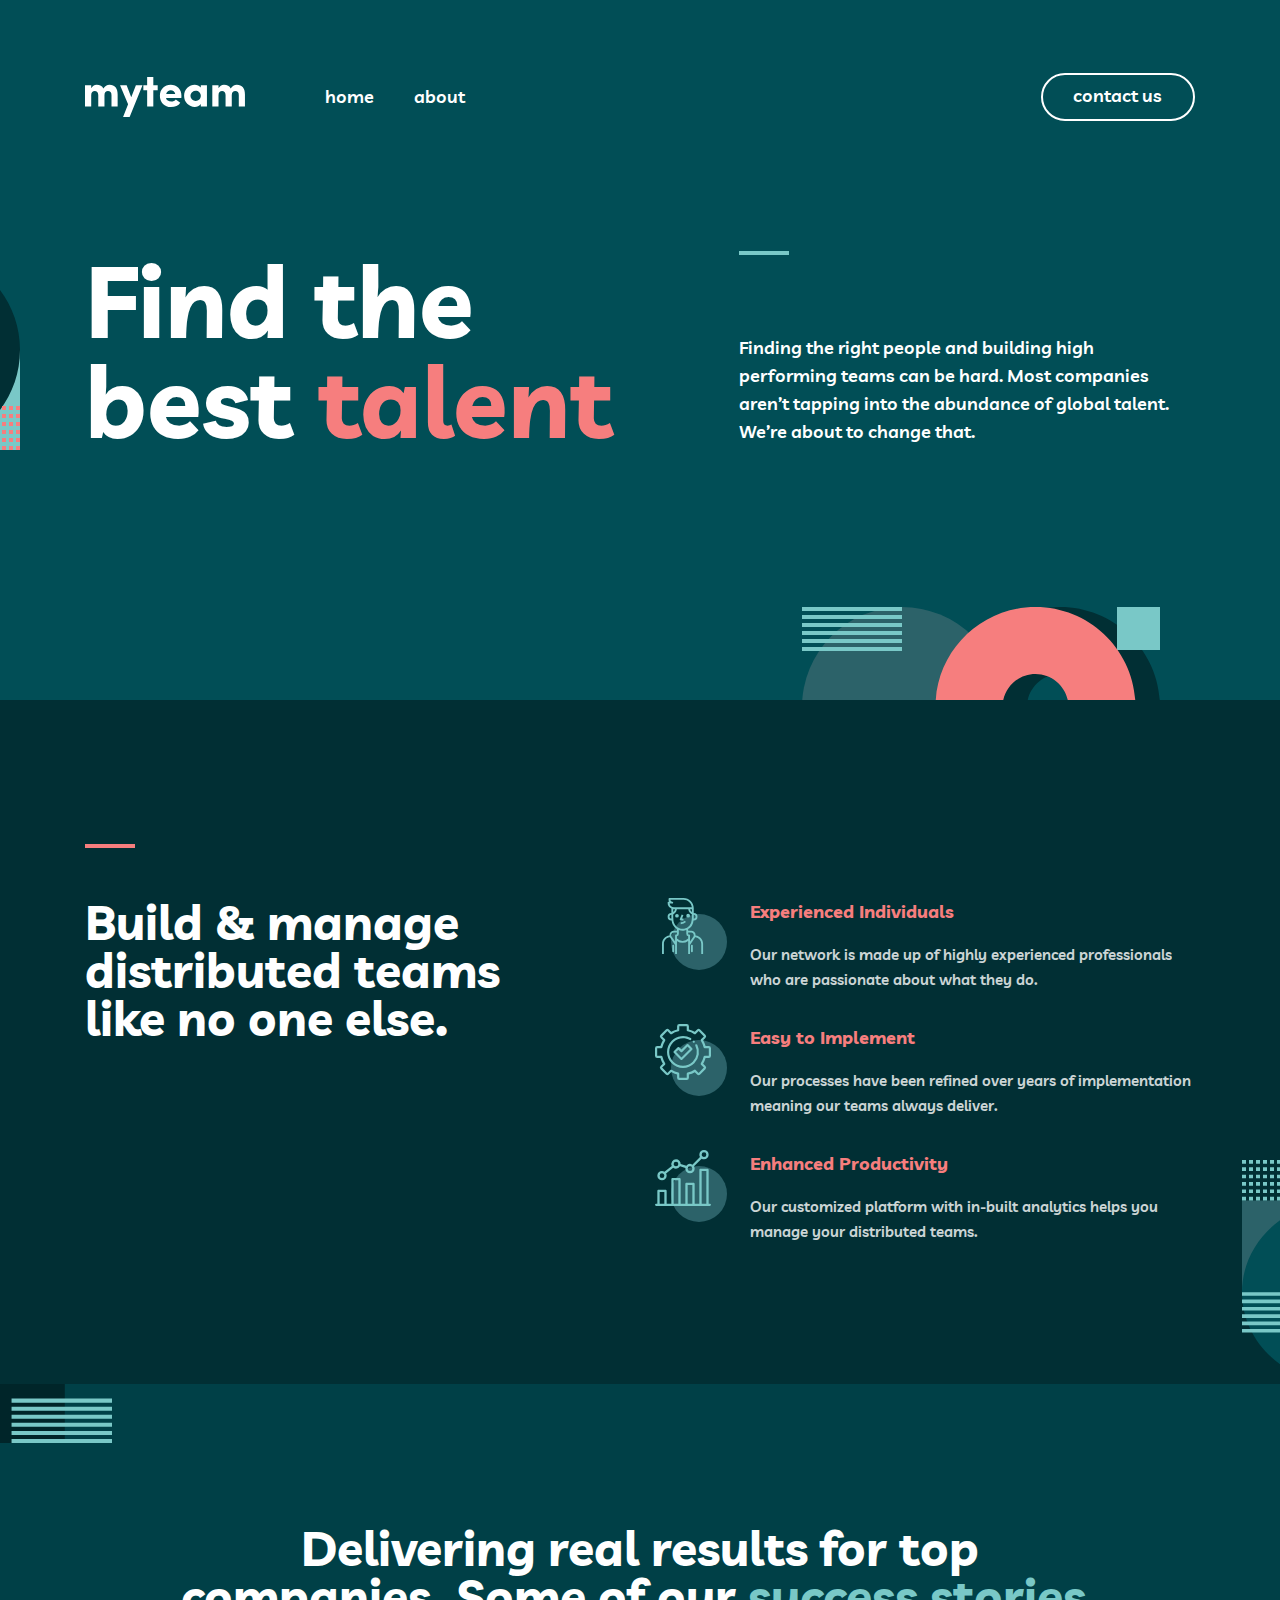
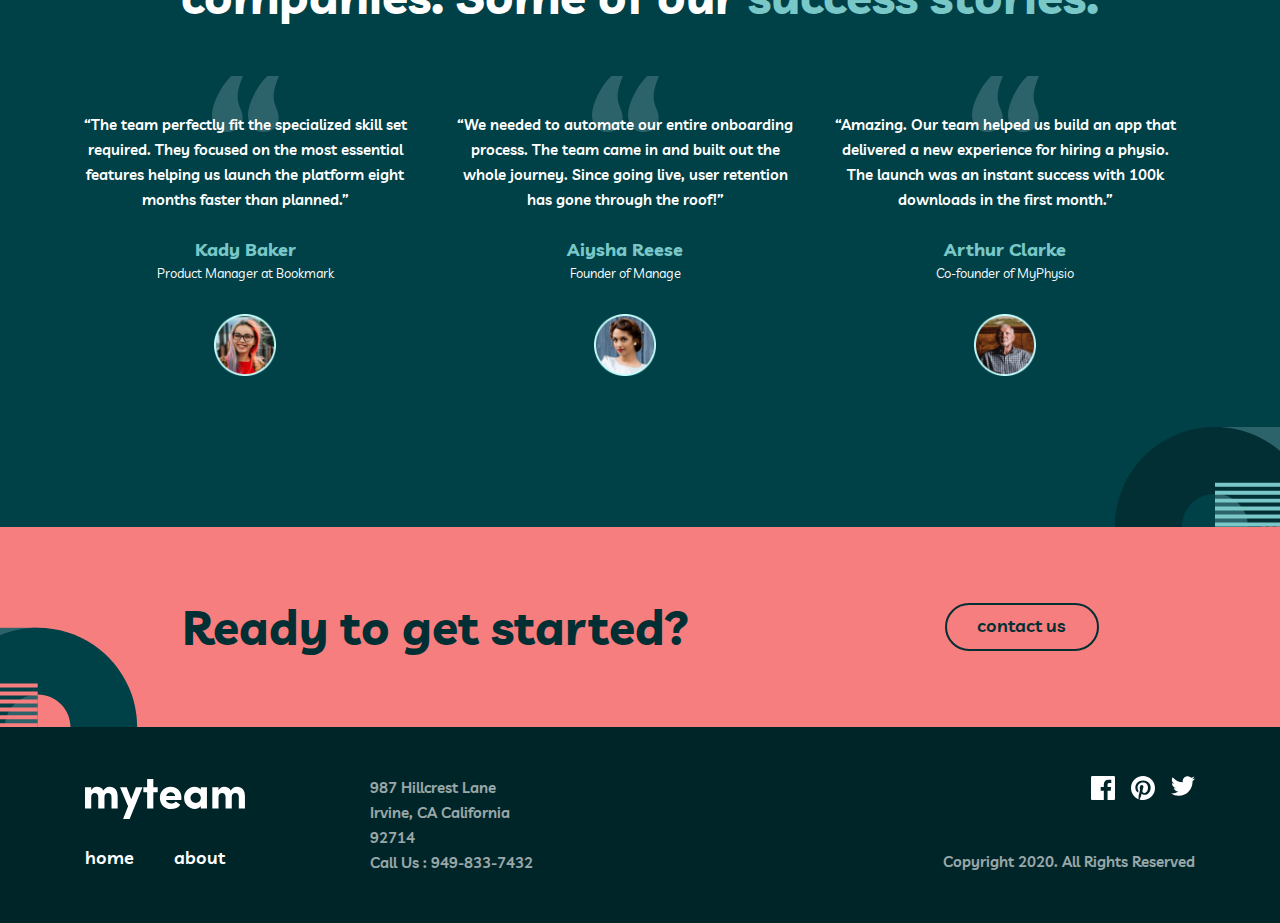
<file: index.html>
<!DOCTYPE html>
<html lang="en">
  <head>
    <meta charset="UTF-8" />
    <meta http-equiv="X-UA-Compatible" content="IE=edge" />
    <meta name="viewport" content="width=device-width, initial-scale=1.0" />
    <title>My Team</title>
    <link rel="stylesheet" href="./css/normalize.css" />
    <link rel="stylesheet" href="./css/mains.css" />
    <!-- <link rel="stylesheet" href="./css/main.min.css"> -->
  </head>
  <body>
    <!-- SITE HEADER START -->
    <header class="site-header">
      <div class="container">
        <div class="site-header__big-box">
          <a class="site-header__img-href" href="/index.html">
            <img
              class="site-header__img"
              src="/images/logo.svg"
              alt=" site logotip"
            />
          </a>

          <nav class="site-header__navbar">
            <ul class="site-header__list">
              <li class="site-header__itms">
                <a class="site-header__text" href="/index.html">home</a>
              </li>
              <li class="site-header__itms">
                <a class="site-header__text" href="./about.html">about</a>
              </li>
            </ul>
          </nav>
          <a class="contact" href="#">contact us</a>
        </div>
      </div>
    </header>
    <!-- SITE HEADER END -->

    <!-- SITE MAIN START -->
    <main class="site-main">
      <section class="hero">
        <div class="container">
          <div class="hero__big-box">
            <h1 class="hero__big-text">
              Find the best <span class="hero__color-text">talent</span>
            </h1>
          </div>
          <div class="hero__mini-text-box">
            <p class="hero__mini-text">
              Finding the right people and building high performing teams can be
              hard. Most companies aren’t tapping into the abundance of global
              talent. We’re about to change that.
            </p>
          </div>
        </div>
      </section>

      <!-- BUILD section start -->
      <section class="build">
        <div class="container">
          <div class="build__inner-box">
            <div class="build__title-box">
              <h2 class="build__title">
                Build & manage distributed teams like no one else.
              </h2>
            </div>

            <ul class="buid__list">
              <li class="build__item">
                <div class="build__info-box">
                  <h3 class="build__heading">Experienced Individuals</h3>

                  <p class="build__text">
                    Our network is made up of highly experienced professionals
                    who are passionate about what they do.
                  </p>
                </div>
              </li>

              <li class="build__item">
                <div class="build__info-box">
                  <h3 class="build__heading">Easy to Implement</h3>

                  <p class="build__text">
                    Our processes have been refined over years of implementation
                    meaning our teams always deliver.
                  </p>
                </div>
              </li>

              <li class="build__item">
                <div class="build__info-box">
                  <h3 class="build__heading">Enhanced Productivity</h3>

                  <p class="build__text">
                    Our customized platform with in-built analytics helps you
                    manage your distributed teams.
                  </p>
                </div>
              </li>
            </ul>
          </div>
        </div>
      </section>
      <!-- BUILD section end -->

      <section class="three">
        <div class="container">
          <div class="three__big-box">
            <h2 class="three__big-tex">
              Delivering real results for top companies. Some of our
              <span class="three__color">success stories.</span>
            </h2>
          </div>
          <ul class="three__list">
            <li class="three__itms">
              <p class="three__itms-text">
                “The team perfectly fit the specialized skill set required. They
                focused on the most essential features helping us launch the
                platform eight months faster than planned.”
              </p>
              <h3 class="three__itms-big-text">Kady Baker</h3>
              <div class="three__itms-mini-text-box">
                <small class="three__itms-mini-text"
                  >Product Manager at Bookmark</small
                >
              </div>
            </li>

            <li class="three__itms">
              <p class="three__itms-text">
                “We needed to automate our entire onboarding process. The team
                came in and built out the whole journey. Since going live, user
                retention has gone through the roof!”
              </p>
              <h3 class="three__itms-big-text">Aiysha Reese</h3>
              <div class="three__itms-mini-text-box">
                <small class="three__itms-mini-text">Founder of Manage</small>
              </div>
            </li>

            <li class="three__itms">
              <p class="three__itms-text">
                “Amazing. Our team helped us build an app that delivered a new
                experience for hiring a physio. The launch was an instant
                success with 100k downloads in the first month.”
              </p>
              <h3 class="three__itms-big-text">Arthur Clarke</h3>
              <div class="three__itms-mini-text-box">
                <small class="three__itms-mini-text"
                  >Co-founder of MyPhysio</small
                >
              </div>
            </li>
          </ul>
        </div>
      </section>

      <!-- READY section start -->
      <section class="ready">
        <div class="container">
          <div class="ready__box">
            <h2 class="ready__title">Ready to get started?</h2>

            <a class="ready__link" href="#"> contact us </a>
          </div>
        </div>
      </section>
      <!-- READY section end -->
    </main>

    <!-- SITE MAIN END -->

    <!-- SITE FOOTER START -->
    <footer class="site-footer">
      <div class="container">
        <div class="site-footer__inner">
          <div class="site-footer__start">
            <a class="footer-logo-link" href="./index.html">
              <img
                class="footer-logo"
                src="images/logo.svg"
                width="160"
                height="40"
                alt="My team site's logo"
              />
            </a>

            <nav class="site-nav">
              <ul class="site-nav__list">
                <li class="site-nav__item site-nav__item--home">
                  <a class="site-nav__link" href="./index.html"> home </a>
                </li>

                <li class="site-nav__item">
                  <a class="site-nav__link" href="./about.html"> about </a>
                </li>
              </ul>
            </nav>
          </div>

          <div class="site-footer__middle">
            <address class="site-footer__address">
              <a
                class="site-footer__address-link"
                href="https://www.google.com/maps/search/987++Hillcrest+Lane+Irvine,+CA+California+92714/@33.6415308,-117.8111913,19.17z"
                target="blank"
              >
                987 Hillcrest Lane Irvine, CA California 92714
              </a>
            </address>

            <a class="site-footer__tel" href="tel:+9498337432">
              Call Us : 949-833-7432
            </a>
          </div>

          <div class="site-footer__end">
            <span class="social">
              <a class="social__link" href="#" target="blank">
                <svg
                  width="24"
                  height="24"
                  fill="none"
                  xmlns="http://www.w3.org/2000/svg"
                >
                  <path
                    d="M22.675 0H1.325C.593 0 0 .593 0 1.325v21.351C0 23.407.593 24 1.325 24H12.82v-9.294H9.692v-3.622h3.128V8.413c0-3.1 1.893-4.788 4.659-4.788 1.325 0 2.463.099 2.795.143v3.24l-1.918.001c-1.504 0-1.795.715-1.795 1.763v2.313h3.587l-.467 3.622h-3.12V24h6.116c.73 0 1.323-.593 1.323-1.325V1.325C24 .593 23.407 0 22.675 0Z"
                    fill="currentcolor"
                  />
                </svg>
              </a>

              <a class="social__link" href="#" target="blank">
                <svg
                  class="social__img"
                  width="24"
                  height="24"
                  fill="none"
                  xmlns="http://www.w3.org/2000/svg"
                >
                  <path
                    d="M12 0C5.373 0 0 5.372 0 12c0 5.084 3.163 9.426 7.627 11.174-.105-.949-.2-2.405.042-3.441.218-.937 1.407-5.965 1.407-5.965s-.359-.719-.359-1.782c0-1.668.967-2.914 2.171-2.914 1.023 0 1.518.769 1.518 1.69 0 1.029-.655 2.568-.994 3.995-.283 1.194.599 2.169 1.777 2.169 2.133 0 3.772-2.249 3.772-5.495 0-2.873-2.064-4.882-5.012-4.882-3.414 0-5.418 2.561-5.418 5.207 0 1.031.397 2.138.893 2.738a.36.36 0 0 1 .083.345l-.333 1.36c-.053.22-.174.267-.402.161-1.499-.698-2.436-2.889-2.436-4.649 0-3.785 2.75-7.262 7.929-7.262 4.163 0 7.398 2.967 7.398 6.931 0 4.136-2.607 7.464-6.227 7.464-1.216 0-2.359-.631-2.75-1.378l-.748 2.853c-.271 1.043-1.002 2.35-1.492 3.146C9.57 23.812 10.763 24 12 24c6.627 0 12-5.373 12-12 0-6.628-5.373-12-12-12Z"
                    fill="currentcolor"
                  />
                </svg>
              </a>

              <a class="social__link" href="#" target="blank">
                <svg
                  class="social__img"
                  width="24"
                  height="20"
                  fill="none"
                  xmlns="http://www.w3.org/2000/svg"
                >
                  <path
                    d="M24 2.557a9.83 9.83 0 0 1-2.828.775A4.932 4.932 0 0 0 23.337.608a9.864 9.864 0 0 1-3.127 1.195A4.916 4.916 0 0 0 16.616.248c-3.179 0-5.515 2.966-4.797 6.045A13.978 13.978 0 0 1 1.671 1.149a4.93 4.93 0 0 0 1.523 6.574 4.903 4.903 0 0 1-2.229-.616c-.054 2.281 1.581 4.415 3.949 4.89a4.935 4.935 0 0 1-2.224.084 4.928 4.928 0 0 0 4.6 3.419A9.9 9.9 0 0 1 0 17.54a13.94 13.94 0 0 0 7.548 2.212c9.142 0 14.307-7.721 13.995-14.646A10.025 10.025 0 0 0 24 2.557Z"
                    fill="currentcolor"
                  />
                </svg>
              </a>
            </span>

            <strong class="site-footer__strong">
              Copyright 2020. All Rights Reserved
            </strong>
          </div>
        </div>
      </div>
    </footer>
    <!-- SITE FOOTER END -->
  </body>
</html>
</file>
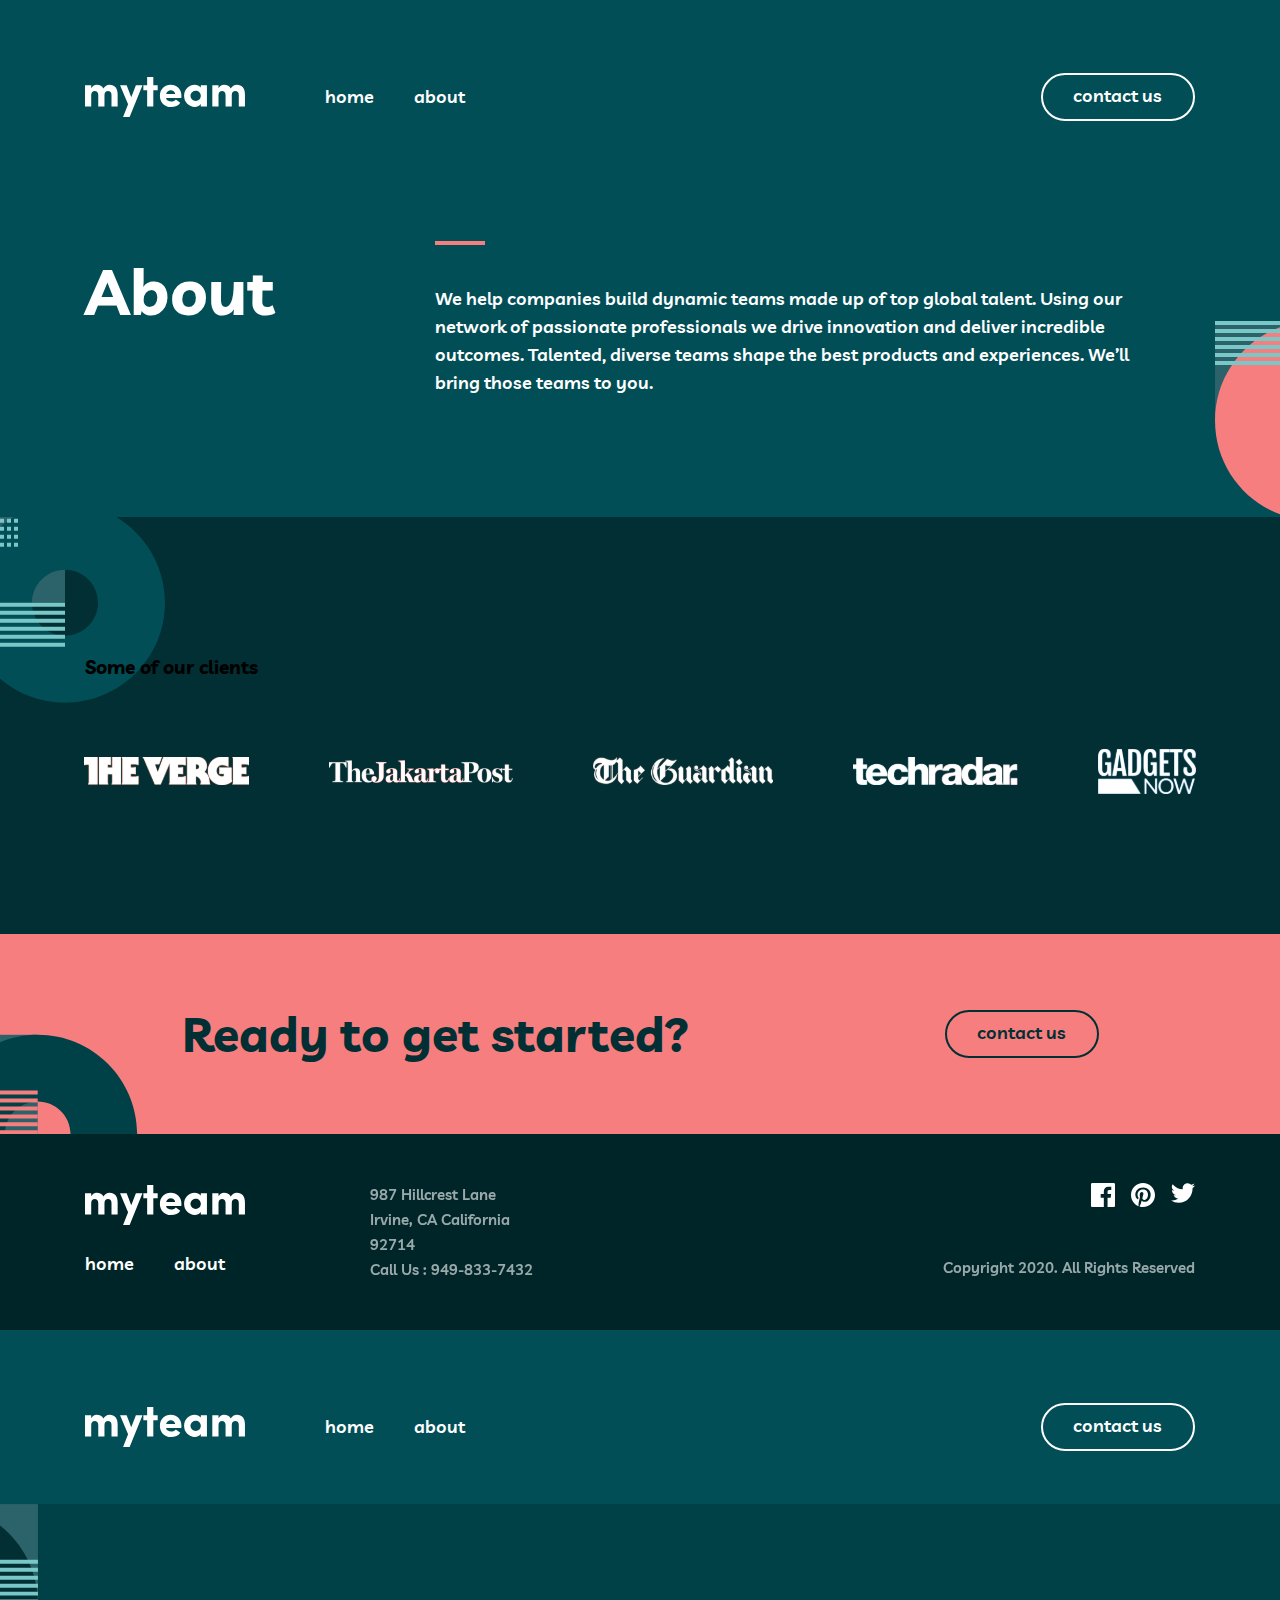
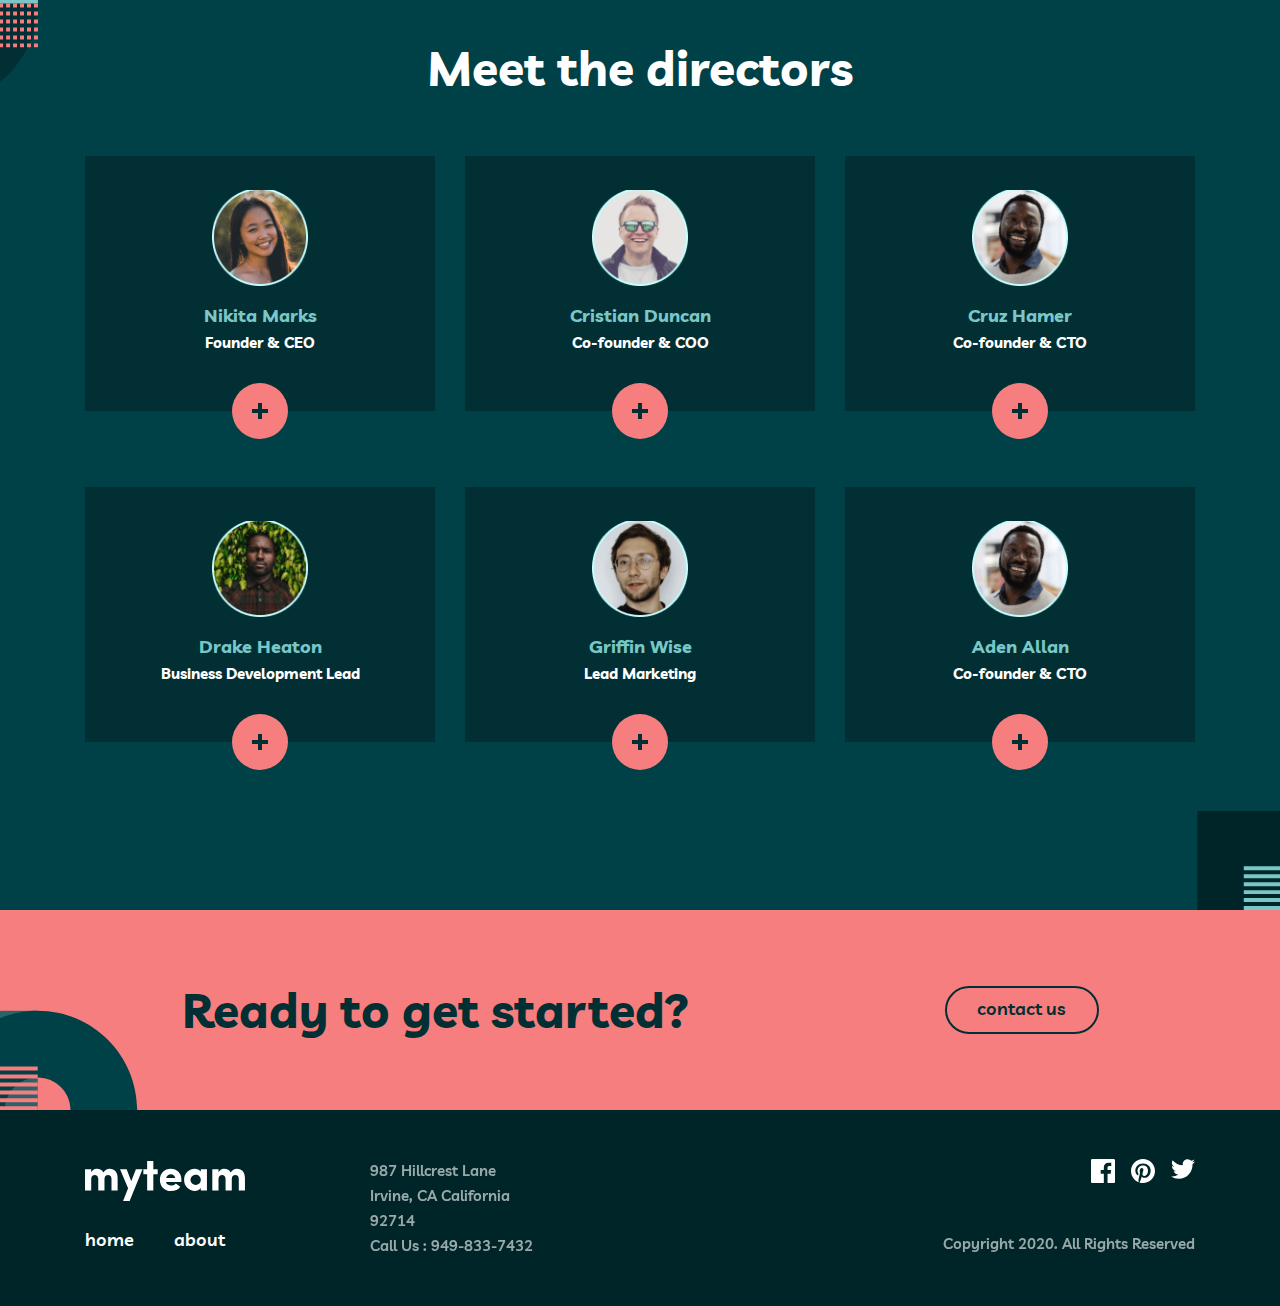
<file: about.html>
<!DOCTYPE html>
<html lang="en">
  <head>
    <meta charset="UTF-8" />
    <meta http-equiv="X-UA-Compatible" content="IE=edge" />
    <meta name="viewport" content="width=device-width, initial-scale=1.0" />
    <link rel="stylesheet" href="/css/main.css" />
    <title>About</title>
  </head>
  <body>
    <!-- SITE HEADER START -->

    <header class="site-header">
      <div class="container">
        <div class="site-header__big-box">
          <a class="site-header__img-href" href="/index.html">
            <img
              class="site-header__img"
              src="/images/logo.svg"
              alt=" site logotip"
            />
          </a>

          <nav class="site-header__navbar">
            <ul class="site-header__list">
              <li class="site-header__itms">
                <a class="site-header__text" href="/index.html">home</a>
              </li>
              <li class="site-header__itms">
                <a class="site-header__text" href="/about.html">about</a>
              </li>
            </ul>
          </nav>
          <a class="contact" href="#">contact us</a>
        </div>
      </div>
    </header>

    <main>
      <!-- START INTERNO -->
      <section class="intro">
        <div class="container">
          <div class="intro__box">
            <div class="intro_big-box">
              <h1 class="intro_big-text">About</h1>
            </div>
            <div class="intro-mini-box">
              <p class="intro-mini-text">
                We help companies build dynamic teams made up of top global
                talent. Using our network of passionate professionals we drive
                innovation and deliver incredible outcomes. Talented, diverse
                teams shape the best products and experiences. We’ll bring those
                teams to you.
              </p>
            </div>
          </div>
        </div>
      </section>

      <!-- START CLIENTS -->
      <section class="clients">
        <div class="container">
          <h3 class="clients__big-text">Some of our clients</h3>

          <ul class="clients__list">
            <li class="clients__itms">
              <img
                class="clients__img"
                src="/images/verg-logo.svg"
                alt=" vergina logo"
              />
            </li>

            <li class="clients__itms">
              <img
                class="clients__img"
                src="/images/jakarta-logo.svg"
                alt=" jakarta logo"
              />
            </li>

            <li class="clients__itms">
              <img
                class="clients__img"
                src="/images/guardian-logo.svg"
                alt=" guardian logo"
              />
            </li>

            <li class="clients__itms">
              <img
                class="clients__img"
                src="/images/techradar-logo.svg"
                alt=" techradar logo"
              />
            </li>

            <li class="clients__itms">
              <img
                class="clients__img"
                src="/images/gadgets-logo.svg"
                alt=" gadgets logo"
              />
            </li>
          </ul>
        </div>
      </section>

      
      <!-- READY section start -->
      <section class="ready">
        <div class="container">
          <div class="ready__box">
            <h2 class="ready__title">Ready to get started?</h2>

            <a class="ready__link" href="#"> contact us </a>
          </div>
        </div>
      </section>
      <!-- READY section end -->
    </main>
    <!-- SITE MAIN END -->

    <!-- SITE FOOTER START -->
    <footer class="site-footer">
      <div class="container">
        <div class="site-footer__inner">
          <div class="site-footer__start">
            <a class="footer-logo-link" href="./index.html">
              <img
                class="footer-logo"
                src="images/logo.svg"
                width="160"
                height="40"
                alt="My team site's logo"
              />
            </a>

            <nav class="site-nav">
              <ul class="site-nav__list">
                <li class="site-nav__item site-nav__item--home">
                  <a class="site-nav__link" href="./index.html"> home </a>
                </li>

                <li class="site-nav__item">
                  <a class="site-nav__link" href="#"> about </a>
                </li>
              </ul>
            </nav>
          </div>

          <div class="site-footer__middle">
            <address class="site-footer__address">
              <a
                class="site-footer__address-link"
                href="https://www.google.com/maps/search/987++Hillcrest+Lane+Irvine,+CA+California+92714/@33.6415308,-117.8111913,19.17z"
                target="blank"
              >
                987 Hillcrest Lane Irvine, CA California 92714
              </a>
            </address>

            <a class="site-footer__tel" href="tel:+9498337432">
              Call Us : 949-833-7432
            </a>
          </div>

          
          <div class="site-footer__end">
            <span class="social">
              <a class="social__link" href="#" target="blank">
                <svg
                  width="24"
                  height="24"
                  fill="none"
                  xmlns="http://www.w3.org/2000/svg"
                >
                  <path
                    d="M22.675 0H1.325C.593 0 0 .593 0 1.325v21.351C0 23.407.593 24 1.325 24H12.82v-9.294H9.692v-3.622h3.128V8.413c0-3.1 1.893-4.788 4.659-4.788 1.325 0 2.463.099 2.795.143v3.24l-1.918.001c-1.504 0-1.795.715-1.795 1.763v2.313h3.587l-.467 3.622h-3.12V24h6.116c.73 0 1.323-.593 1.323-1.325V1.325C24 .593 23.407 0 22.675 0Z"
                    fill="currentcolor"
                  />
                </svg>
              </a>

              <a class="social__link" href="#" target="blank">
                <svg
                  class="social__img"
                  width="24"
                  height="24"
                  fill="none"
                  xmlns="http://www.w3.org/2000/svg"
                >
                  <path
                    d="M12 0C5.373 0 0 5.372 0 12c0 5.084 3.163 9.426 7.627 11.174-.105-.949-.2-2.405.042-3.441.218-.937 1.407-5.965 1.407-5.965s-.359-.719-.359-1.782c0-1.668.967-2.914 2.171-2.914 1.023 0 1.518.769 1.518 1.69 0 1.029-.655 2.568-.994 3.995-.283 1.194.599 2.169 1.777 2.169 2.133 0 3.772-2.249 3.772-5.495 0-2.873-2.064-4.882-5.012-4.882-3.414 0-5.418 2.561-5.418 5.207 0 1.031.397 2.138.893 2.738a.36.36 0 0 1 .083.345l-.333 1.36c-.053.22-.174.267-.402.161-1.499-.698-2.436-2.889-2.436-4.649 0-3.785 2.75-7.262 7.929-7.262 4.163 0 7.398 2.967 7.398 6.931 0 4.136-2.607 7.464-6.227 7.464-1.216 0-2.359-.631-2.75-1.378l-.748 2.853c-.271 1.043-1.002 2.35-1.492 3.146C9.57 23.812 10.763 24 12 24c6.627 0 12-5.373 12-12 0-6.628-5.373-12-12-12Z"
                    fill="currentcolor"
                  />
                </svg>
              </a>

              <a class="social__link" href="#" target="blank">
                <svg
                  class="social__img"
                  width="24"
                  height="20"
                  fill="none"
                  xmlns="http://www.w3.org/2000/svg"
                >
                  <path
                    d="M24 2.557a9.83 9.83 0 0 1-2.828.775A4.932 4.932 0 0 0 23.337.608a9.864 9.864 0 0 1-3.127 1.195A4.916 4.916 0 0 0 16.616.248c-3.179 0-5.515 2.966-4.797 6.045A13.978 13.978 0 0 1 1.671 1.149a4.93 4.93 0 0 0 1.523 6.574 4.903 4.903 0 0 1-2.229-.616c-.054 2.281 1.581 4.415 3.949 4.89a4.935 4.935 0 0 1-2.224.084 4.928 4.928 0 0 0 4.6 3.419A9.9 9.9 0 0 1 0 17.54a13.94 13.94 0 0 0 7.548 2.212c9.142 0 14.307-7.721 13.995-14.646A10.025 10.025 0 0 0 24 2.557Z"
                    fill="currentcolor"
                  />
                </svg>
              </a>
            </span>

            <strong class="site-footer__strong">
              Copyright 2020. All Rights Reserved
            </strong>
          </div>
        </div>
      </div>
    </footer>
    <!-- SITE FOOTER END -->
    </main>
  </body>
</html>


<head>
    <meta charset="UTF-8">
    <meta http-equiv="X-UA-Compatible" content="IE=edge">
    <meta name="viewport" content="width=device-width, initial-scale=1.0">
    <title>About</title>

    <link rel="stylesheet" href="css/normalize.css">
    <link rel="stylesheet" href="css/main.css">
</head>

<body>
    <!-- SITE HEADER START -->
    <header class="site-header">
        <div class="container">
            <div class="site-header__big-box">
                <a class="site-header__img-href" href="/index.html">
                    <img class="site-header__img" src="/images/logo.svg" alt=" site logotip" />
                </a>

                <nav class="site-header__navbar">
                    <ul class="site-header__list">
                        <li class="site-header__itms">
                            <a class="site-header__text" href="/index.html">home</a>
                        </li>
                        <li class="site-header__itms">
                            <a class="site-header__text" href="./about.html">about</a>
                        </li>
                    </ul>
                </nav>
                <a class="contact" href="#">contact us</a>
            </div>
        </div>
    </header>
    <!-- SITE HEADER END -->

    <main>
        <section class="about">
            <div class="container">
                <h2 class="about__title">
                    Meet the directors
                </h2>

                <ul class="about__list">
                    <li class="about__item item">
                        <div class="item__front">
                            <img class="item__img" src="images/nikita.png" width="96" height="96"
                                srcset="./images/nikita.png 1x, ./images/nikita@2x.png 2x"
                                alt="a smiling dark-haired girl named Nikita">

                            <h3 class="item__name">
                                Nikita Marks
                            </h3>

                            <strong class="item__profession">
                                Founder & CEO
                            </strong>

                        </div>

                        <div class="item__back">
                            <h3 class="item__name item__name--bottom">
                                Nikita Marks
                            </h3>

                            <p class="item__text">
                                “Empowered teams create truly amazing products. Set the north star and let them follow
                                it.”
                            </p>

                            <span class="item__social">
                                <a class="item__social-link" href="#" target="blank">
                                    <svg class="item__social-img" width="24" height="20" fill="none"
                                        xmlns="http://www.w3.org/2000/svg">
                                        <path
                                            d="M24 2.309a9.83 9.83 0 0 1-2.828.775A4.932 4.932 0 0 0 23.337.36a9.864 9.864 0 0 1-3.127 1.195A4.916 4.916 0 0 0 16.616 0c-3.179 0-5.515 2.966-4.797 6.045A13.978 13.978 0 0 1 1.671.901a4.93 4.93 0 0 0 1.523 6.574 4.903 4.903 0 0 1-2.229-.616c-.054 2.281 1.581 4.415 3.949 4.89a4.935 4.935 0 0 1-2.224.084 4.928 4.928 0 0 0 4.6 3.419A9.9 9.9 0 0 1 0 17.292a13.94 13.94 0 0 0 7.548 2.212c9.142 0 14.307-7.721 13.995-14.646A10.025 10.025 0 0 0 24 2.309Z"
                                            fill="currentcolor" />
                                    </svg>
                                </a>

                                <a class="item__social-link" href="#" target="blank">
                                    <svg class="item__social-img" width="20" height="20" fill="none"
                                        xmlns="http://www.w3.org/2000/svg">
                                        <path fill-rule="evenodd" clip-rule="evenodd"
                                            d="M2 0h16c1.1 0 2 .9 2 2v16c0 1.1-.9 2-2 2H2c-1.1 0-2-.9-2-2V2C0 .9.9 0 2 0Zm4 17V8H3v9h3ZM4.5 6.3c-1 0-1.8-.8-1.8-1.8s.8-1.8 1.8-1.8 1.8.8 1.8 1.8-.8 1.8-1.8 1.8ZM14 17h3v-5.7c0-1.9-1.6-3.5-3.5-3.5-.9 0-2 .6-2.5 1.4V8H8v9h3v-5.3c0-.8.7-1.5 1.5-1.5s1.5.7 1.5 1.5V17Z"
                                            fill="currentcolor" />
                                    </svg>
                                </a>
                            </span>
                        </div>

                        <span class="item__rotate-span">
                            <img class="item__plus" src="images/plus.svg" width="16" height="16" alt="plus icon">
                        </span>
                    </li>

                    <li class="about__item item">
                        <div class="item__front">
                            <img class="item__img" src="images/cristian.png" width="96" height="96"
                                srcset="./images/cristian.png 1x, ./images/cristian@2x.png 2x"
                                alt="a smiling dark-haired girl named Nikita">

                            <h3 class="item__name">
                                Cristian Duncan
                            </h3>

                            <strong class="item__profession">
                                Co-founder & COO
                            </strong>

                        </div>

                        <div class="item__back">
                            <h3 class="item__name item__name--bottom">
                                Cristian Duncan
                            </h3>

                            <p class="item__text">
                                “Empowered teams create truly amazing products. Set the north star and let them follow
                                it.”
                            </p>

                            <span class="item__social">
                                <a class="item__social-link" href="#" target="blank">
                                    <svg class="item__social-img" width="24" height="20" fill="none"
                                        xmlns="http://www.w3.org/2000/svg">
                                        <path
                                            d="M24 2.309a9.83 9.83 0 0 1-2.828.775A4.932 4.932 0 0 0 23.337.36a9.864 9.864 0 0 1-3.127 1.195A4.916 4.916 0 0 0 16.616 0c-3.179 0-5.515 2.966-4.797 6.045A13.978 13.978 0 0 1 1.671.901a4.93 4.93 0 0 0 1.523 6.574 4.903 4.903 0 0 1-2.229-.616c-.054 2.281 1.581 4.415 3.949 4.89a4.935 4.935 0 0 1-2.224.084 4.928 4.928 0 0 0 4.6 3.419A9.9 9.9 0 0 1 0 17.292a13.94 13.94 0 0 0 7.548 2.212c9.142 0 14.307-7.721 13.995-14.646A10.025 10.025 0 0 0 24 2.309Z"
                                            fill="currentcolor" />
                                    </svg>
                                </a>

                                <a class="item__social-link" href="#" target="blank">
                                    <svg class="item__social-img" width="20" height="20" fill="none"
                                        xmlns="http://www.w3.org/2000/svg">
                                        <path fill-rule="evenodd" clip-rule="evenodd"
                                            d="M2 0h16c1.1 0 2 .9 2 2v16c0 1.1-.9 2-2 2H2c-1.1 0-2-.9-2-2V2C0 .9.9 0 2 0Zm4 17V8H3v9h3ZM4.5 6.3c-1 0-1.8-.8-1.8-1.8s.8-1.8 1.8-1.8 1.8.8 1.8 1.8-.8 1.8-1.8 1.8ZM14 17h3v-5.7c0-1.9-1.6-3.5-3.5-3.5-.9 0-2 .6-2.5 1.4V8H8v9h3v-5.3c0-.8.7-1.5 1.5-1.5s1.5.7 1.5 1.5V17Z"
                                            fill="currentcolor" />
                                    </svg>
                                </a>
                            </span>
                        </div>

                        <span class="item__rotate-span">
                            <img class="item__plus" src="images/plus.svg" width="16" height="16" alt="plus icon">
                        </span>
                    </li>

                    <li class="about__item item">
                        <div class="item__front">
                            <img class="item__img" src="images/cruz.png" width="96" height="96"
                                srcset="./images/cruz.png 1x, ./images/cruz@2x.png 2x"
                                alt="a smiling dark-haired girl named Nikita">

                            <h3 class="item__name">
                                Cruz Hamer
                            </h3>

                            <strong class="item__profession">
                                Co-founder & CTO
                            </strong>

                        </div>

                        <div class="item__back">
                            <h3 class="item__name item__name--bottom">
                                Cruz Hamer
                            </h3>

                            <p class="item__text">
                                “Empowered teams create truly amazing products. Set the north star and let them follow
                                it.”
                            </p>

                            <span class="item__social">
                                <a class="item__social-link" href="#" target="blank">
                                    <svg class="item__social-img" width="24" height="20" fill="none"
                                        xmlns="http://www.w3.org/2000/svg">
                                        <path
                                            d="M24 2.309a9.83 9.83 0 0 1-2.828.775A4.932 4.932 0 0 0 23.337.36a9.864 9.864 0 0 1-3.127 1.195A4.916 4.916 0 0 0 16.616 0c-3.179 0-5.515 2.966-4.797 6.045A13.978 13.978 0 0 1 1.671.901a4.93 4.93 0 0 0 1.523 6.574 4.903 4.903 0 0 1-2.229-.616c-.054 2.281 1.581 4.415 3.949 4.89a4.935 4.935 0 0 1-2.224.084 4.928 4.928 0 0 0 4.6 3.419A9.9 9.9 0 0 1 0 17.292a13.94 13.94 0 0 0 7.548 2.212c9.142 0 14.307-7.721 13.995-14.646A10.025 10.025 0 0 0 24 2.309Z"
                                            fill="currentcolor" />
                                    </svg>
                                </a>

                                <a class="item__social-link" href="#" target="blank">
                                    <svg class="item__social-img" width="20" height="20" fill="none"
                                        xmlns="http://www.w3.org/2000/svg">
                                        <path fill-rule="evenodd" clip-rule="evenodd"
                                            d="M2 0h16c1.1 0 2 .9 2 2v16c0 1.1-.9 2-2 2H2c-1.1 0-2-.9-2-2V2C0 .9.9 0 2 0Zm4 17V8H3v9h3ZM4.5 6.3c-1 0-1.8-.8-1.8-1.8s.8-1.8 1.8-1.8 1.8.8 1.8 1.8-.8 1.8-1.8 1.8ZM14 17h3v-5.7c0-1.9-1.6-3.5-3.5-3.5-.9 0-2 .6-2.5 1.4V8H8v9h3v-5.3c0-.8.7-1.5 1.5-1.5s1.5.7 1.5 1.5V17Z"
                                            fill="currentcolor" />
                                    </svg>
                                </a>
                            </span>
                        </div>

                        <span class="item__rotate-span">
                            <img class="item__plus" src="images/plus.svg" width="16" height="16" alt="plus icon">
                        </span>
                    </li>

                    <li class="about__item item">
                        <div class="item__front">
                            <img class="item__img" src="images/drake.png" width="96" height="96"
                                srcset="./images/drake.png 1x, ./images/drake@2x.png 2x"
                                alt="a smiling dark-haired girl named Nikita">

                            <h3 class="item__name">
                                Drake Heaton
                            </h3>

                            <strong class="item__profession">
                                Business Development Lead
                            </strong>

                        </div>

                        <div class="item__back">
                            <h3 class="item__name item__name--bottom">
                                Drake Heaton
                            </h3>

                            <p class="item__text">
                                “Empowered teams create truly amazing products. Set the north star and let them follow
                                it.”
                            </p>

                            <span class="item__social">
                                <a class="item__social-link" href="#" target="blank">
                                    <svg class="item__social-img" width="24" height="20" fill="none"
                                        xmlns="http://www.w3.org/2000/svg">
                                        <path
                                            d="M24 2.309a9.83 9.83 0 0 1-2.828.775A4.932 4.932 0 0 0 23.337.36a9.864 9.864 0 0 1-3.127 1.195A4.916 4.916 0 0 0 16.616 0c-3.179 0-5.515 2.966-4.797 6.045A13.978 13.978 0 0 1 1.671.901a4.93 4.93 0 0 0 1.523 6.574 4.903 4.903 0 0 1-2.229-.616c-.054 2.281 1.581 4.415 3.949 4.89a4.935 4.935 0 0 1-2.224.084 4.928 4.928 0 0 0 4.6 3.419A9.9 9.9 0 0 1 0 17.292a13.94 13.94 0 0 0 7.548 2.212c9.142 0 14.307-7.721 13.995-14.646A10.025 10.025 0 0 0 24 2.309Z"
                                            fill="currentcolor" />
                                    </svg>
                                </a>

                                <a class="item__social-link" href="#" target="blank">
                                    <svg class="item__social-img" width="20" height="20" fill="none"
                                        xmlns="http://www.w3.org/2000/svg">
                                        <path fill-rule="evenodd" clip-rule="evenodd"
                                            d="M2 0h16c1.1 0 2 .9 2 2v16c0 1.1-.9 2-2 2H2c-1.1 0-2-.9-2-2V2C0 .9.9 0 2 0Zm4 17V8H3v9h3ZM4.5 6.3c-1 0-1.8-.8-1.8-1.8s.8-1.8 1.8-1.8 1.8.8 1.8 1.8-.8 1.8-1.8 1.8ZM14 17h3v-5.7c0-1.9-1.6-3.5-3.5-3.5-.9 0-2 .6-2.5 1.4V8H8v9h3v-5.3c0-.8.7-1.5 1.5-1.5s1.5.7 1.5 1.5V17Z"
                                            fill="currentcolor" />
                                    </svg>
                                </a>
                            </span>
                        </div>

                        <span class="item__rotate-span">
                            <img class="item__plus" src="images/plus.svg" width="16" height="16" alt="plus icon">
                        </span>
                    </li>

                    <li class="about__item item">
                        <div class="item__front">
                            <img class="item__img" src="images/griffin.png" width="96" height="96"
                                srcset="./images/griffin.png 1x, ./images/griffin@2x.png 2x"
                                alt="a smiling dark-haired girl named Nikita">

                            <h3 class="item__name">
                                Griffin Wise
                            </h3>

                            <strong class="item__profession">
                                Lead Marketing
                            </strong>

                        </div>

                        <div class="item__back">
                            <h3 class="item__name item__name--bottom">
                                Griffin Wise
                            </h3>

                            <p class="item__text">
                                “Empowered teams create truly amazing products. Set the north star and let them follow
                                it.”
                            </p>

                            <span class="item__social">
                                <a class="item__social-link" href="#" target="blank">
                                    <svg class="item__social-img" width="24" height="20" fill="none"
                                        xmlns="http://www.w3.org/2000/svg">
                                        <path
                                            d="M24 2.309a9.83 9.83 0 0 1-2.828.775A4.932 4.932 0 0 0 23.337.36a9.864 9.864 0 0 1-3.127 1.195A4.916 4.916 0 0 0 16.616 0c-3.179 0-5.515 2.966-4.797 6.045A13.978 13.978 0 0 1 1.671.901a4.93 4.93 0 0 0 1.523 6.574 4.903 4.903 0 0 1-2.229-.616c-.054 2.281 1.581 4.415 3.949 4.89a4.935 4.935 0 0 1-2.224.084 4.928 4.928 0 0 0 4.6 3.419A9.9 9.9 0 0 1 0 17.292a13.94 13.94 0 0 0 7.548 2.212c9.142 0 14.307-7.721 13.995-14.646A10.025 10.025 0 0 0 24 2.309Z"
                                            fill="currentcolor" />
                                    </svg>
                                </a>

                                <a class="item__social-link" href="#" target="blank">
                                    <svg class="item__social-img" width="20" height="20" fill="none"
                                        xmlns="http://www.w3.org/2000/svg">
                                        <path fill-rule="evenodd" clip-rule="evenodd"
                                            d="M2 0h16c1.1 0 2 .9 2 2v16c0 1.1-.9 2-2 2H2c-1.1 0-2-.9-2-2V2C0 .9.9 0 2 0Zm4 17V8H3v9h3ZM4.5 6.3c-1 0-1.8-.8-1.8-1.8s.8-1.8 1.8-1.8 1.8.8 1.8 1.8-.8 1.8-1.8 1.8ZM14 17h3v-5.7c0-1.9-1.6-3.5-3.5-3.5-.9 0-2 .6-2.5 1.4V8H8v9h3v-5.3c0-.8.7-1.5 1.5-1.5s1.5.7 1.5 1.5V17Z"
                                            fill="currentcolor" />
                                    </svg>
                                </a>
                            </span>
                        </div>

                        <span class="item__rotate-span">
                            <img class="item__plus" src="images/plus.svg" width="16" height="16" alt="plus icon">
                        </span>
                    </li>

                    <li class="about__item item">
                        <div class="item__front">
                            <img class="item__img" src="images/cruz.png" width="96" height="96"
                                srcset="./images/cruz.png 1x, ./images/cruz@2x.png 2x"
                                alt="a smiling dark-haired girl named Nikita">

                            <h3 class="item__name">
                                Aden Allan
                            </h3>

                            <strong class="item__profession">
                                Co-founder & CTO
                            </strong>

                        </div>

                        <div class="item__back">
                            <h3 class="item__name item__name--bottom">
                                Aden Allan
                            </h3>

                            <p class="item__text">
                                “Empowered teams create truly amazing products. Set the north star and let them follow
                                it.”
                            </p>

                            <span class="item__social">
                                <a class="item__social-link" href="#" target="blank">
                                    <svg class="item__social-img" width="24" height="20" fill="none"
                                        xmlns="http://www.w3.org/2000/svg">
                                        <path
                                            d="M24 2.309a9.83 9.83 0 0 1-2.828.775A4.932 4.932 0 0 0 23.337.36a9.864 9.864 0 0 1-3.127 1.195A4.916 4.916 0 0 0 16.616 0c-3.179 0-5.515 2.966-4.797 6.045A13.978 13.978 0 0 1 1.671.901a4.93 4.93 0 0 0 1.523 6.574 4.903 4.903 0 0 1-2.229-.616c-.054 2.281 1.581 4.415 3.949 4.89a4.935 4.935 0 0 1-2.224.084 4.928 4.928 0 0 0 4.6 3.419A9.9 9.9 0 0 1 0 17.292a13.94 13.94 0 0 0 7.548 2.212c9.142 0 14.307-7.721 13.995-14.646A10.025 10.025 0 0 0 24 2.309Z"
                                            fill="currentcolor" />
                                    </svg>
                                </a>

                                <a class="item__social-link" href="#" target="blank">
                                    <svg class="item__social-img" width="20" height="20" fill="none"
                                        xmlns="http://www.w3.org/2000/svg">
                                        <path fill-rule="evenodd" clip-rule="evenodd"
                                            d="M2 0h16c1.1 0 2 .9 2 2v16c0 1.1-.9 2-2 2H2c-1.1 0-2-.9-2-2V2C0 .9.9 0 2 0Zm4 17V8H3v9h3ZM4.5 6.3c-1 0-1.8-.8-1.8-1.8s.8-1.8 1.8-1.8 1.8.8 1.8 1.8-.8 1.8-1.8 1.8ZM14 17h3v-5.7c0-1.9-1.6-3.5-3.5-3.5-.9 0-2 .6-2.5 1.4V8H8v9h3v-5.3c0-.8.7-1.5 1.5-1.5s1.5.7 1.5 1.5V17Z"
                                            fill="currentcolor" />
                                    </svg>
                                </a>
                            </span>
                        </div>

                        <span class="item__rotate-span">
                            <img class="item__plus" src="images/plus.svg" width="16" height="16" alt="plus icon">
                        </span>
                    </li>
                </ul>
            </div>
        </section>
  
        
        <!-- READY section start -->
        <section class="ready">
            <div class="container">
                <div class="ready__box">
                    <h2 class="ready__title">
                        Ready to get started?
                    </h2>

                    <a class="ready__link" href="#">
                        contact us
                    </a>
                </div>
            </div>
        </section>
        <!-- READY section end -->
    </main>


    <!-- SITE FOOTER START -->
    <footer class="site-footer">
        <div class="container">
            <div class="site-footer__inner">
                <div class="site-footer__start">
                    <a class="footer-logo-link" href="./index.html">
                        <img class="footer-logo" src="images/logo.svg" width="160" height="40"
                            alt="My team site's logo" />
                    </a>

                    <nav class="site-nav">
                        <ul class="site-nav__list">
                            <li class="site-nav__item site-nav__item--home">
                                <a class="site-nav__link" href="./index.html"> home </a>
                            </li>

                            <li class="site-nav__item">
                                <a class="site-nav__link" href="./about.html"> about </a>
                            </li>
                        </ul>
                    </nav>
                </div>

                <div class="site-footer__middle">
                    <address class="site-footer__address">
                        <a class="site-footer__address-link"
                            href="https://www.google.com/maps/search/987++Hillcrest+Lane+Irvine,+CA+California+92714/@33.6415308,-117.8111913,19.17z"
                            target="blank">
                            987 Hillcrest Lane Irvine, CA California 92714
                        </a>
                    </address>

                    <a class="site-footer__tel" href="tel:+9498337432">
                        Call Us : 949-833-7432
                    </a>
                </div>

                <div class="site-footer__end">
                    <span class="social">
                        <a class="social__link" href="#" target="blank">
                            <svg width="24" height="24" fill="none" xmlns="http://www.w3.org/2000/svg">
                                <path
                                    d="M22.675 0H1.325C.593 0 0 .593 0 1.325v21.351C0 23.407.593 24 1.325 24H12.82v-9.294H9.692v-3.622h3.128V8.413c0-3.1 1.893-4.788 4.659-4.788 1.325 0 2.463.099 2.795.143v3.24l-1.918.001c-1.504 0-1.795.715-1.795 1.763v2.313h3.587l-.467 3.622h-3.12V24h6.116c.73 0 1.323-.593 1.323-1.325V1.325C24 .593 23.407 0 22.675 0Z"
                                    fill="currentcolor" />
                            </svg>
                        </a>

                        <a class="social__link" href="#" target="blank">
                            <svg class="social__img" width="24" height="24" fill="none"
                                xmlns="http://www.w3.org/2000/svg">
                                <path
                                    d="M12 0C5.373 0 0 5.372 0 12c0 5.084 3.163 9.426 7.627 11.174-.105-.949-.2-2.405.042-3.441.218-.937 1.407-5.965 1.407-5.965s-.359-.719-.359-1.782c0-1.668.967-2.914 2.171-2.914 1.023 0 1.518.769 1.518 1.69 0 1.029-.655 2.568-.994 3.995-.283 1.194.599 2.169 1.777 2.169 2.133 0 3.772-2.249 3.772-5.495 0-2.873-2.064-4.882-5.012-4.882-3.414 0-5.418 2.561-5.418 5.207 0 1.031.397 2.138.893 2.738a.36.36 0 0 1 .083.345l-.333 1.36c-.053.22-.174.267-.402.161-1.499-.698-2.436-2.889-2.436-4.649 0-3.785 2.75-7.262 7.929-7.262 4.163 0 7.398 2.967 7.398 6.931 0 4.136-2.607 7.464-6.227 7.464-1.216 0-2.359-.631-2.75-1.378l-.748 2.853c-.271 1.043-1.002 2.35-1.492 3.146C9.57 23.812 10.763 24 12 24c6.627 0 12-5.373 12-12 0-6.628-5.373-12-12-12Z"
                                    fill="currentcolor" />
                            </svg>
                        </a>

                        <a class="social__link" href="#" target="blank">
                            <svg class="social__img" width="24" height="20" fill="none"
                                xmlns="http://www.w3.org/2000/svg">
                                <path
                                    d="M24 2.557a9.83 9.83 0 0 1-2.828.775A4.932 4.932 0 0 0 23.337.608a9.864 9.864 0 0 1-3.127 1.195A4.916 4.916 0 0 0 16.616.248c-3.179 0-5.515 2.966-4.797 6.045A13.978 13.978 0 0 1 1.671 1.149a4.93 4.93 0 0 0 1.523 6.574 4.903 4.903 0 0 1-2.229-.616c-.054 2.281 1.581 4.415 3.949 4.89a4.935 4.935 0 0 1-2.224.084 4.928 4.928 0 0 0 4.6 3.419A9.9 9.9 0 0 1 0 17.54a13.94 13.94 0 0 0 7.548 2.212c9.142 0 14.307-7.721 13.995-14.646A10.025 10.025 0 0 0 24 2.557Z"
                                    fill="currentcolor" />
                            </svg>
                        </a>
                    </span>

                    <strong class="site-footer__strong">
                        Copyright 2020. All Rights Reserved
                    </strong>
                </div>
            </div>
        </div>
    </footer>
    <!-- SITE FOOTER END -->
</body>

</html>
</file>
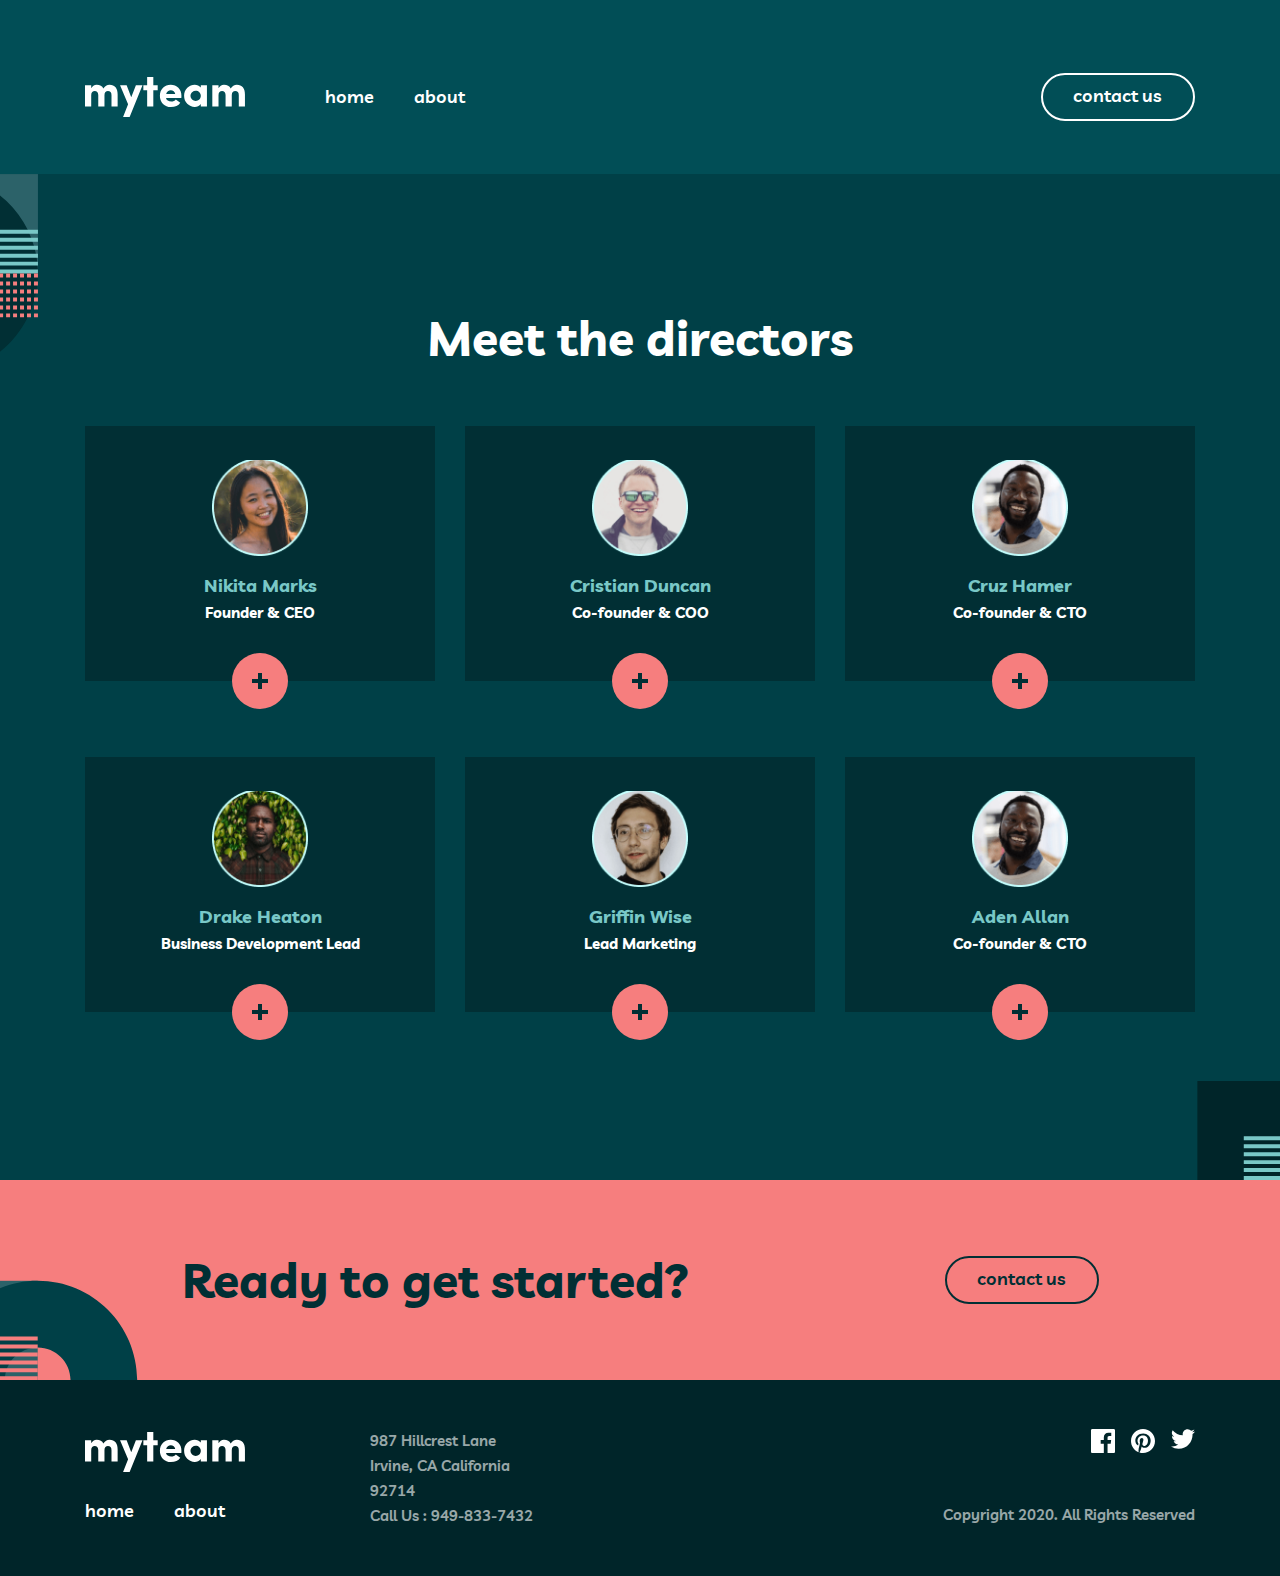
<file: abouts.html>
<!DOCTYPE html>
<html lang="en">

<head>
    <meta charset="UTF-8">
    <meta http-equiv="X-UA-Compatible" content="IE=edge">
    <meta name="viewport" content="width=device-width, initial-scale=1.0">
    <title>About</title>

    <link rel="stylesheet" href="css/normalize.css">
    <link rel="stylesheet" href="css/main.css">
</head>

<body>
    <!-- SITE HEADER START -->
    <header class="site-header">
        <div class="container">
            <div class="site-header__big-box">
                <a class="site-header__img-href" href="/index.html">
                    <img class="site-header__img" src="/images/logo.svg" alt=" site logotip" />
                </a>

                <nav class="site-header__navbar">
                    <ul class="site-header__list">
                        <li class="site-header__itms">
                            <a class="site-header__text" href="/index.html">home</a>
                        </li>
                        <li class="site-header__itms">
                            <a class="site-header__text" href="./about.html">about</a>
                        </li>
                    </ul>
                </nav>
                <a class="contact" href="#">contact us</a>
            </div>
        </div>
    </header>
    <!-- SITE HEADER END -->

    <main>
        <section class="about">
            <div class="container">
                <h2 class="about__title">
                    Meet the directors
                </h2>

                <ul class="about__list">
                    <li class="about__item item">
                        <div class="item__front">
                            <img class="item__img" src="images/nikita.png" width="96" height="96"
                                srcset="./images/nikita.png 1x, ./images/nikita@2x.png 2x"
                                alt="a smiling dark-haired girl named Nikita">

                            <h3 class="item__name">
                                Nikita Marks
                            </h3>

                            <strong class="item__profession">
                                Founder & CEO
                            </strong>

                        </div>

                        <div class="item__back">
                            <h3 class="item__name item__name--bottom">
                                Nikita Marks
                            </h3>

                            <p class="item__text">
                                “Empowered teams create truly amazing products. Set the north star and let them follow
                                it.”
                            </p>

                            <span class="item__social">
                                <a class="item__social-link" href="#" target="blank">
                                    <svg class="item__social-img" width="24" height="20" fill="none"
                                        xmlns="http://www.w3.org/2000/svg">
                                        <path
                                            d="M24 2.309a9.83 9.83 0 0 1-2.828.775A4.932 4.932 0 0 0 23.337.36a9.864 9.864 0 0 1-3.127 1.195A4.916 4.916 0 0 0 16.616 0c-3.179 0-5.515 2.966-4.797 6.045A13.978 13.978 0 0 1 1.671.901a4.93 4.93 0 0 0 1.523 6.574 4.903 4.903 0 0 1-2.229-.616c-.054 2.281 1.581 4.415 3.949 4.89a4.935 4.935 0 0 1-2.224.084 4.928 4.928 0 0 0 4.6 3.419A9.9 9.9 0 0 1 0 17.292a13.94 13.94 0 0 0 7.548 2.212c9.142 0 14.307-7.721 13.995-14.646A10.025 10.025 0 0 0 24 2.309Z"
                                            fill="currentcolor" />
                                    </svg>
                                </a>

                                <a class="item__social-link" href="#" target="blank">
                                    <svg class="item__social-img" width="20" height="20" fill="none"
                                        xmlns="http://www.w3.org/2000/svg">
                                        <path fill-rule="evenodd" clip-rule="evenodd"
                                            d="M2 0h16c1.1 0 2 .9 2 2v16c0 1.1-.9 2-2 2H2c-1.1 0-2-.9-2-2V2C0 .9.9 0 2 0Zm4 17V8H3v9h3ZM4.5 6.3c-1 0-1.8-.8-1.8-1.8s.8-1.8 1.8-1.8 1.8.8 1.8 1.8-.8 1.8-1.8 1.8ZM14 17h3v-5.7c0-1.9-1.6-3.5-3.5-3.5-.9 0-2 .6-2.5 1.4V8H8v9h3v-5.3c0-.8.7-1.5 1.5-1.5s1.5.7 1.5 1.5V17Z"
                                            fill="currentcolor" />
                                    </svg>
                                </a>
                            </span>
                        </div>

                        <span class="item__rotate-span">
                            <img class="item__plus" src="images/plus.svg" width="16" height="16" alt="plus icon">
                        </span>
                    </li>

                    <li class="about__item item">
                        <div class="item__front">
                            <img class="item__img" src="images/cristian.png" width="96" height="96"
                                srcset="./images/cristian.png 1x, ./images/cristian@2x.png 2x"
                                alt="a smiling dark-haired girl named Nikita">

                            <h3 class="item__name">
                                Cristian Duncan
                            </h3>

                            <strong class="item__profession">
                                Co-founder & COO
                            </strong>

                        </div>

                        <div class="item__back">
                            <h3 class="item__name item__name--bottom">
                                Cristian Duncan
                            </h3>

                            <p class="item__text">
                                “Empowered teams create truly amazing products. Set the north star and let them follow
                                it.”
                            </p>

                            <span class="item__social">
                                <a class="item__social-link" href="#" target="blank">
                                    <svg class="item__social-img" width="24" height="20" fill="none"
                                        xmlns="http://www.w3.org/2000/svg">
                                        <path
                                            d="M24 2.309a9.83 9.83 0 0 1-2.828.775A4.932 4.932 0 0 0 23.337.36a9.864 9.864 0 0 1-3.127 1.195A4.916 4.916 0 0 0 16.616 0c-3.179 0-5.515 2.966-4.797 6.045A13.978 13.978 0 0 1 1.671.901a4.93 4.93 0 0 0 1.523 6.574 4.903 4.903 0 0 1-2.229-.616c-.054 2.281 1.581 4.415 3.949 4.89a4.935 4.935 0 0 1-2.224.084 4.928 4.928 0 0 0 4.6 3.419A9.9 9.9 0 0 1 0 17.292a13.94 13.94 0 0 0 7.548 2.212c9.142 0 14.307-7.721 13.995-14.646A10.025 10.025 0 0 0 24 2.309Z"
                                            fill="currentcolor" />
                                    </svg>
                                </a>

                                <a class="item__social-link" href="#" target="blank">
                                    <svg class="item__social-img" width="20" height="20" fill="none"
                                        xmlns="http://www.w3.org/2000/svg">
                                        <path fill-rule="evenodd" clip-rule="evenodd"
                                            d="M2 0h16c1.1 0 2 .9 2 2v16c0 1.1-.9 2-2 2H2c-1.1 0-2-.9-2-2V2C0 .9.9 0 2 0Zm4 17V8H3v9h3ZM4.5 6.3c-1 0-1.8-.8-1.8-1.8s.8-1.8 1.8-1.8 1.8.8 1.8 1.8-.8 1.8-1.8 1.8ZM14 17h3v-5.7c0-1.9-1.6-3.5-3.5-3.5-.9 0-2 .6-2.5 1.4V8H8v9h3v-5.3c0-.8.7-1.5 1.5-1.5s1.5.7 1.5 1.5V17Z"
                                            fill="currentcolor" />
                                    </svg>
                                </a>
                            </span>
                        </div>

                        <span class="item__rotate-span">
                            <img class="item__plus" src="images/plus.svg" width="16" height="16" alt="plus icon">
                        </span>
                    </li>

                    <li class="about__item item">
                        <div class="item__front">
                            <img class="item__img" src="images/cruz.png" width="96" height="96"
                                srcset="./images/cruz.png 1x, ./images/cruz@2x.png 2x"
                                alt="a smiling dark-haired girl named Nikita">

                            <h3 class="item__name">
                                Cruz Hamer
                            </h3>

                            <strong class="item__profession">
                                Co-founder & CTO
                            </strong>

                        </div>

                        <div class="item__back">
                            <h3 class="item__name item__name--bottom">
                                Cruz Hamer
                            </h3>

                            <p class="item__text">
                                “Empowered teams create truly amazing products. Set the north star and let them follow
                                it.”
                            </p>

                            <span class="item__social">
                                <a class="item__social-link" href="#" target="blank">
                                    <svg class="item__social-img" width="24" height="20" fill="none"
                                        xmlns="http://www.w3.org/2000/svg">
                                        <path
                                            d="M24 2.309a9.83 9.83 0 0 1-2.828.775A4.932 4.932 0 0 0 23.337.36a9.864 9.864 0 0 1-3.127 1.195A4.916 4.916 0 0 0 16.616 0c-3.179 0-5.515 2.966-4.797 6.045A13.978 13.978 0 0 1 1.671.901a4.93 4.93 0 0 0 1.523 6.574 4.903 4.903 0 0 1-2.229-.616c-.054 2.281 1.581 4.415 3.949 4.89a4.935 4.935 0 0 1-2.224.084 4.928 4.928 0 0 0 4.6 3.419A9.9 9.9 0 0 1 0 17.292a13.94 13.94 0 0 0 7.548 2.212c9.142 0 14.307-7.721 13.995-14.646A10.025 10.025 0 0 0 24 2.309Z"
                                            fill="currentcolor" />
                                    </svg>
                                </a>

                                <a class="item__social-link" href="#" target="blank">
                                    <svg class="item__social-img" width="20" height="20" fill="none"
                                        xmlns="http://www.w3.org/2000/svg">
                                        <path fill-rule="evenodd" clip-rule="evenodd"
                                            d="M2 0h16c1.1 0 2 .9 2 2v16c0 1.1-.9 2-2 2H2c-1.1 0-2-.9-2-2V2C0 .9.9 0 2 0Zm4 17V8H3v9h3ZM4.5 6.3c-1 0-1.8-.8-1.8-1.8s.8-1.8 1.8-1.8 1.8.8 1.8 1.8-.8 1.8-1.8 1.8ZM14 17h3v-5.7c0-1.9-1.6-3.5-3.5-3.5-.9 0-2 .6-2.5 1.4V8H8v9h3v-5.3c0-.8.7-1.5 1.5-1.5s1.5.7 1.5 1.5V17Z"
                                            fill="currentcolor" />
                                    </svg>
                                </a>
                            </span>
                        </div>

                        <span class="item__rotate-span">
                            <img class="item__plus" src="images/plus.svg" width="16" height="16" alt="plus icon">
                        </span>
                    </li>

                    <li class="about__item item">
                        <div class="item__front">
                            <img class="item__img" src="images/drake.png" width="96" height="96"
                                srcset="./images/drake.png 1x, ./images/drake@2x.png 2x"
                                alt="a smiling dark-haired girl named Nikita">

                            <h3 class="item__name">
                                Drake Heaton
                            </h3>

                            <strong class="item__profession">
                                Business Development Lead
                            </strong>

                        </div>

                        <div class="item__back">
                            <h3 class="item__name item__name--bottom">
                                Drake Heaton
                            </h3>

                            <p class="item__text">
                                “Empowered teams create truly amazing products. Set the north star and let them follow
                                it.”
                            </p>

                            <span class="item__social">
                                <a class="item__social-link" href="#" target="blank">
                                    <svg class="item__social-img" width="24" height="20" fill="none"
                                        xmlns="http://www.w3.org/2000/svg">
                                        <path
                                            d="M24 2.309a9.83 9.83 0 0 1-2.828.775A4.932 4.932 0 0 0 23.337.36a9.864 9.864 0 0 1-3.127 1.195A4.916 4.916 0 0 0 16.616 0c-3.179 0-5.515 2.966-4.797 6.045A13.978 13.978 0 0 1 1.671.901a4.93 4.93 0 0 0 1.523 6.574 4.903 4.903 0 0 1-2.229-.616c-.054 2.281 1.581 4.415 3.949 4.89a4.935 4.935 0 0 1-2.224.084 4.928 4.928 0 0 0 4.6 3.419A9.9 9.9 0 0 1 0 17.292a13.94 13.94 0 0 0 7.548 2.212c9.142 0 14.307-7.721 13.995-14.646A10.025 10.025 0 0 0 24 2.309Z"
                                            fill="currentcolor" />
                                    </svg>
                                </a>

                                <a class="item__social-link" href="#" target="blank">
                                    <svg class="item__social-img" width="20" height="20" fill="none"
                                        xmlns="http://www.w3.org/2000/svg">
                                        <path fill-rule="evenodd" clip-rule="evenodd"
                                            d="M2 0h16c1.1 0 2 .9 2 2v16c0 1.1-.9 2-2 2H2c-1.1 0-2-.9-2-2V2C0 .9.9 0 2 0Zm4 17V8H3v9h3ZM4.5 6.3c-1 0-1.8-.8-1.8-1.8s.8-1.8 1.8-1.8 1.8.8 1.8 1.8-.8 1.8-1.8 1.8ZM14 17h3v-5.7c0-1.9-1.6-3.5-3.5-3.5-.9 0-2 .6-2.5 1.4V8H8v9h3v-5.3c0-.8.7-1.5 1.5-1.5s1.5.7 1.5 1.5V17Z"
                                            fill="currentcolor" />
                                    </svg>
                                </a>
                            </span>
                        </div>

                        <span class="item__rotate-span">
                            <img class="item__plus" src="images/plus.svg" width="16" height="16" alt="plus icon">
                        </span>
                    </li>

                    <li class="about__item item">
                        <div class="item__front">
                            <img class="item__img" src="images/griffin.png" width="96" height="96"
                                srcset="./images/griffin.png 1x, ./images/griffin@2x.png 2x"
                                alt="a smiling dark-haired girl named Nikita">

                            <h3 class="item__name">
                                Griffin Wise
                            </h3>

                            <strong class="item__profession">
                                Lead Marketing
                            </strong>

                        </div>

                        <div class="item__back">
                            <h3 class="item__name item__name--bottom">
                                Griffin Wise
                            </h3>

                            <p class="item__text">
                                “Empowered teams create truly amazing products. Set the north star and let them follow
                                it.”
                            </p>

                            <span class="item__social">
                                <a class="item__social-link" href="#" target="blank">
                                    <svg class="item__social-img" width="24" height="20" fill="none"
                                        xmlns="http://www.w3.org/2000/svg">
                                        <path
                                            d="M24 2.309a9.83 9.83 0 0 1-2.828.775A4.932 4.932 0 0 0 23.337.36a9.864 9.864 0 0 1-3.127 1.195A4.916 4.916 0 0 0 16.616 0c-3.179 0-5.515 2.966-4.797 6.045A13.978 13.978 0 0 1 1.671.901a4.93 4.93 0 0 0 1.523 6.574 4.903 4.903 0 0 1-2.229-.616c-.054 2.281 1.581 4.415 3.949 4.89a4.935 4.935 0 0 1-2.224.084 4.928 4.928 0 0 0 4.6 3.419A9.9 9.9 0 0 1 0 17.292a13.94 13.94 0 0 0 7.548 2.212c9.142 0 14.307-7.721 13.995-14.646A10.025 10.025 0 0 0 24 2.309Z"
                                            fill="currentcolor" />
                                    </svg>
                                </a>

                                <a class="item__social-link" href="#" target="blank">
                                    <svg class="item__social-img" width="20" height="20" fill="none"
                                        xmlns="http://www.w3.org/2000/svg">
                                        <path fill-rule="evenodd" clip-rule="evenodd"
                                            d="M2 0h16c1.1 0 2 .9 2 2v16c0 1.1-.9 2-2 2H2c-1.1 0-2-.9-2-2V2C0 .9.9 0 2 0Zm4 17V8H3v9h3ZM4.5 6.3c-1 0-1.8-.8-1.8-1.8s.8-1.8 1.8-1.8 1.8.8 1.8 1.8-.8 1.8-1.8 1.8ZM14 17h3v-5.7c0-1.9-1.6-3.5-3.5-3.5-.9 0-2 .6-2.5 1.4V8H8v9h3v-5.3c0-.8.7-1.5 1.5-1.5s1.5.7 1.5 1.5V17Z"
                                            fill="currentcolor" />
                                    </svg>
                                </a>
                            </span>
                        </div>

                        <span class="item__rotate-span">
                            <img class="item__plus" src="images/plus.svg" width="16" height="16" alt="plus icon">
                        </span>
                    </li>

                    <li class="about__item item">
                        <div class="item__front">
                            <img class="item__img" src="images/cruz.png" width="96" height="96"
                                srcset="./images/cruz.png 1x, ./images/cruz@2x.png 2x"
                                alt="a smiling dark-haired girl named Nikita">

                            <h3 class="item__name">
                                Aden Allan
                            </h3>

                            <strong class="item__profession">
                                Co-founder & CTO
                            </strong>

                        </div>

                        <div class="item__back">
                            <h3 class="item__name item__name--bottom">
                                Aden Allan
                            </h3>

                            <p class="item__text">
                                “Empowered teams create truly amazing products. Set the north star and let them follow
                                it.”
                            </p>

                            <span class="item__social">
                                <a class="item__social-link" href="#" target="blank">
                                    <svg class="item__social-img" width="24" height="20" fill="none"
                                        xmlns="http://www.w3.org/2000/svg">
                                        <path
                                            d="M24 2.309a9.83 9.83 0 0 1-2.828.775A4.932 4.932 0 0 0 23.337.36a9.864 9.864 0 0 1-3.127 1.195A4.916 4.916 0 0 0 16.616 0c-3.179 0-5.515 2.966-4.797 6.045A13.978 13.978 0 0 1 1.671.901a4.93 4.93 0 0 0 1.523 6.574 4.903 4.903 0 0 1-2.229-.616c-.054 2.281 1.581 4.415 3.949 4.89a4.935 4.935 0 0 1-2.224.084 4.928 4.928 0 0 0 4.6 3.419A9.9 9.9 0 0 1 0 17.292a13.94 13.94 0 0 0 7.548 2.212c9.142 0 14.307-7.721 13.995-14.646A10.025 10.025 0 0 0 24 2.309Z"
                                            fill="currentcolor" />
                                    </svg>
                                </a>

                                <a class="item__social-link" href="#" target="blank">
                                    <svg class="item__social-img" width="20" height="20" fill="none"
                                        xmlns="http://www.w3.org/2000/svg">
                                        <path fill-rule="evenodd" clip-rule="evenodd"
                                            d="M2 0h16c1.1 0 2 .9 2 2v16c0 1.1-.9 2-2 2H2c-1.1 0-2-.9-2-2V2C0 .9.9 0 2 0Zm4 17V8H3v9h3ZM4.5 6.3c-1 0-1.8-.8-1.8-1.8s.8-1.8 1.8-1.8 1.8.8 1.8 1.8-.8 1.8-1.8 1.8ZM14 17h3v-5.7c0-1.9-1.6-3.5-3.5-3.5-.9 0-2 .6-2.5 1.4V8H8v9h3v-5.3c0-.8.7-1.5 1.5-1.5s1.5.7 1.5 1.5V17Z"
                                            fill="currentcolor" />
                                    </svg>
                                </a>
                            </span>
                        </div>

                        <span class="item__rotate-span">
                            <img class="item__plus" src="images/plus.svg" width="16" height="16" alt="plus icon">
                        </span>
                    </li>
                </ul>
            </div>
        </section>
  
        
        <!-- READY section start -->
        <section class="ready">
            <div class="container">
                <div class="ready__box">
                    <h2 class="ready__title">
                        Ready to get started?
                    </h2>

                    <a class="ready__link" href="#">
                        contact us
                    </a>
                </div>
            </div>
        </section>
        <!-- READY section end -->
    </main>


    <!-- SITE FOOTER START -->
    <footer class="site-footer">
        <div class="container">
            <div class="site-footer__inner">
                <div class="site-footer__start">
                    <a class="footer-logo-link" href="./index.html">
                        <img class="footer-logo" src="images/logo.svg" width="160" height="40"
                            alt="My team site's logo" />
                    </a>

                    <nav class="site-nav">
                        <ul class="site-nav__list">
                            <li class="site-nav__item site-nav__item--home">
                                <a class="site-nav__link" href="./index.html"> home </a>
                            </li>

                            <li class="site-nav__item">
                                <a class="site-nav__link" href="./about.html"> about </a>
                            </li>
                        </ul>
                    </nav>
                </div>

                <div class="site-footer__middle">
                    <address class="site-footer__address">
                        <a class="site-footer__address-link"
                            href="https://www.google.com/maps/search/987++Hillcrest+Lane+Irvine,+CA+California+92714/@33.6415308,-117.8111913,19.17z"
                            target="blank">
                            987 Hillcrest Lane Irvine, CA California 92714
                        </a>
                    </address>

                    <a class="site-footer__tel" href="tel:+9498337432">
                        Call Us : 949-833-7432
                    </a>
                </div>

                <div class="site-footer__end">
                    <span class="social">
                        <a class="social__link" href="#" target="blank">
                            <svg width="24" height="24" fill="none" xmlns="http://www.w3.org/2000/svg">
                                <path
                                    d="M22.675 0H1.325C.593 0 0 .593 0 1.325v21.351C0 23.407.593 24 1.325 24H12.82v-9.294H9.692v-3.622h3.128V8.413c0-3.1 1.893-4.788 4.659-4.788 1.325 0 2.463.099 2.795.143v3.24l-1.918.001c-1.504 0-1.795.715-1.795 1.763v2.313h3.587l-.467 3.622h-3.12V24h6.116c.73 0 1.323-.593 1.323-1.325V1.325C24 .593 23.407 0 22.675 0Z"
                                    fill="currentcolor" />
                            </svg>
                        </a>

                        <a class="social__link" href="#" target="blank">
                            <svg class="social__img" width="24" height="24" fill="none"
                                xmlns="http://www.w3.org/2000/svg">
                                <path
                                    d="M12 0C5.373 0 0 5.372 0 12c0 5.084 3.163 9.426 7.627 11.174-.105-.949-.2-2.405.042-3.441.218-.937 1.407-5.965 1.407-5.965s-.359-.719-.359-1.782c0-1.668.967-2.914 2.171-2.914 1.023 0 1.518.769 1.518 1.69 0 1.029-.655 2.568-.994 3.995-.283 1.194.599 2.169 1.777 2.169 2.133 0 3.772-2.249 3.772-5.495 0-2.873-2.064-4.882-5.012-4.882-3.414 0-5.418 2.561-5.418 5.207 0 1.031.397 2.138.893 2.738a.36.36 0 0 1 .083.345l-.333 1.36c-.053.22-.174.267-.402.161-1.499-.698-2.436-2.889-2.436-4.649 0-3.785 2.75-7.262 7.929-7.262 4.163 0 7.398 2.967 7.398 6.931 0 4.136-2.607 7.464-6.227 7.464-1.216 0-2.359-.631-2.75-1.378l-.748 2.853c-.271 1.043-1.002 2.35-1.492 3.146C9.57 23.812 10.763 24 12 24c6.627 0 12-5.373 12-12 0-6.628-5.373-12-12-12Z"
                                    fill="currentcolor" />
                            </svg>
                        </a>

                        <a class="social__link" href="#" target="blank">
                            <svg class="social__img" width="24" height="20" fill="none"
                                xmlns="http://www.w3.org/2000/svg">
                                <path
                                    d="M24 2.557a9.83 9.83 0 0 1-2.828.775A4.932 4.932 0 0 0 23.337.608a9.864 9.864 0 0 1-3.127 1.195A4.916 4.916 0 0 0 16.616.248c-3.179 0-5.515 2.966-4.797 6.045A13.978 13.978 0 0 1 1.671 1.149a4.93 4.93 0 0 0 1.523 6.574 4.903 4.903 0 0 1-2.229-.616c-.054 2.281 1.581 4.415 3.949 4.89a4.935 4.935 0 0 1-2.224.084 4.928 4.928 0 0 0 4.6 3.419A9.9 9.9 0 0 1 0 17.54a13.94 13.94 0 0 0 7.548 2.212c9.142 0 14.307-7.721 13.995-14.646A10.025 10.025 0 0 0 24 2.557Z"
                                    fill="currentcolor" />
                            </svg>
                        </a>
                    </span>

                    <strong class="site-footer__strong">
                        Copyright 2020. All Rights Reserved
                    </strong>
                </div>
            </div>
        </div>
    </footer>
    <!-- SITE FOOTER END -->
</body>

</html>
</file>
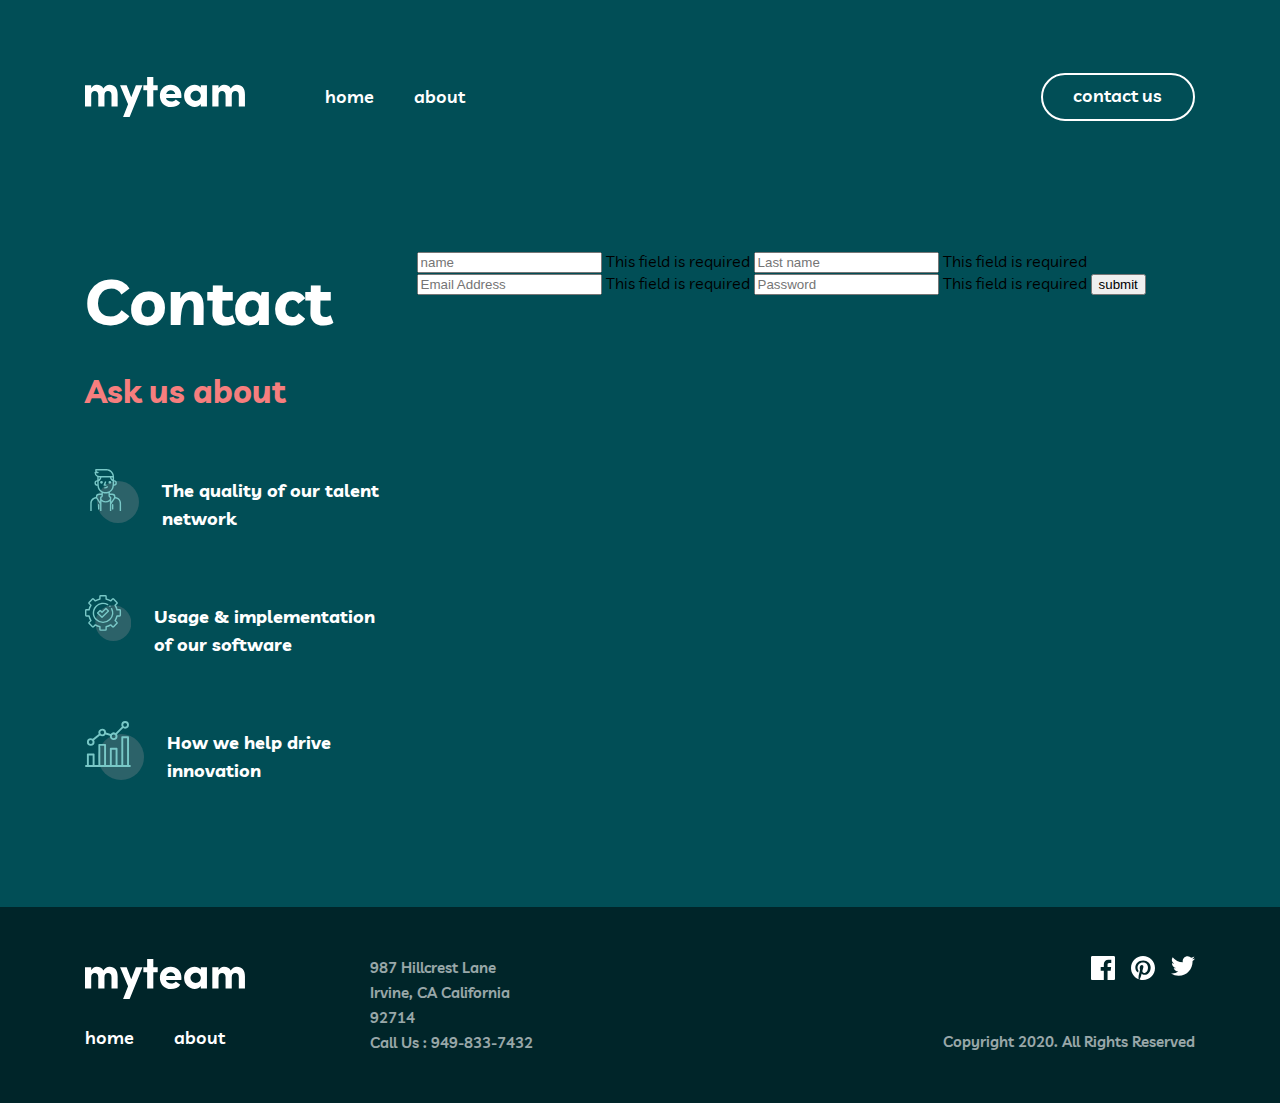
<file: contact.html>
<!DOCTYPE html>
<html lang="en">
  <head>
    <meta charset="UTF-8" />
    <meta http-equiv="X-UA-Compatible" content="IE=edge" />
    <meta name="viewport" content="width=device-width, initial-scale=1.0" />
    <link rel="stylesheet" href="/css/main.css" />
    <title>About</title>
  </head>
  <body>
    <!-- SITE HEADER START -->

    <header class="site-header">
      <div class="container">
        <div class="site-header__big-box">
          <a class="site-header__img-href" href="/index.html">
            <img
              class="site-header__img"
              src="/images/logo.svg"
              alt=" site logotip"
            />
          </a>

          <nav class="site-header__navbar">
            <ul class="site-header__list">
              <li class="site-header__itms">
                <a class="site-header__text" href="/index.html">home</a>
              </li>
              <li class="site-header__itms">
                <a class="site-header__text" href="/about.html">about</a>
              </li>
            </ul>
          </nav>
          <a class="contact" href="#">contact us</a>
        </div>
      </div>
    </header>


    <main>
<section class="site-contact">
<div class="container">

  <div class="site-contact__boss">



<div class="site-contact__big-box">
<h2 class="site-cantact__big-text">Contact</h2>
<h3 class="site-contact__mini-text">Ask us about</h3>
<ul class="site-contact__list">
  <li class="site-contact__itms">The quality of our talent network</li>
  <li class="site-contact__itms">Usage & implementation of our software</li>
  <li class="site-contact__itms">How we help drive innovation</li>
</ul>

</div>

<div class="site-contact__form-box" >  
  <form
  action="https://echo.htmlacademy.ru/"
  method="post"
  autocomplete="off"
>
  <label>
    <input
      class="site-contact__input-text"
      type="text"
      aria-label="name"
      name="name"
      minlength="2"
      placeholder="name"
      required
    />
    <span class="site-contact__red-span">This field is required</span>
  </label>

  <label>
    <input
      class="site-contact__input-text site-contact__two-input-text"
      type="text"
      aria-label="Last_name"
      name="Last_name"
      minlength="2"
      placeholder="Last name"
      required
    />
    <span class="site-contact__red-span">This field is required</span>
  </label>

  <label>
    <input
      class="site-contact__input-text  site-contact__two-input-text"
      type="email"
      aria-label="Email Address"
      name="Email-adres"
      placeholder="Email Address"
      required
    />
    <span class="site-contact__red-span"
      >This field is required</span
    >
  </label>

  <label>
    <input
      class="site-contact__input-text site-contact__two-input-text site-contact__input-text-three"
      type="password"
      aria-label="Password"
      name="Password"
      minlength="6"
      placeholder="Password"
      required
    />
    <span class="site-contact__red-span">This field is required</span>
  </label>
  <button class="site-contact__knop" type="submit">
    submit
  </button>
</form>
</div>

</div>



</div>
</section>


    </main>



    
    <!-- SITE FOOTER START -->
    <footer class="site-footer">
      <div class="container">
        <div class="site-footer__inner">
          <div class="site-footer__start">
            <a class="footer-logo-link" href="./index.html">
              <img
                class="footer-logo"
                src="images/logo.svg"
                width="160"
                height="40"
                alt="My team site's logo"
              />
            </a>

            <nav class="site-nav">
              <ul class="site-nav__list">
                <li class="site-nav__item site-nav__item--home">
                  <a class="site-nav__link" href="./index.html"> home </a>
                </li>

                <li class="site-nav__item">
                  <a class="site-nav__link" href="#"> about </a>
                </li>
              </ul>
            </nav>
          </div>

          <div class="site-footer__middle">
            <address class="site-footer__address">
              <a
                class="site-footer__address-link"
                href="https://www.google.com/maps/search/987++Hillcrest+Lane+Irvine,+CA+California+92714/@33.6415308,-117.8111913,19.17z"
                target="blank"
              >
                987 Hillcrest Lane Irvine, CA California 92714
              </a>
            </address>

            <a class="site-footer__tel" href="tel:+9498337432">
              Call Us : 949-833-7432
            </a>
          </div>

          <div class="site-footer__end">
            <span class="social">
              <a class="social__link" href="#" target="blank">
                <svg
                  width="24"
                  height="24"
                  fill="none"
                  xmlns="http://www.w3.org/2000/svg"
                >
                  <path
                    d="M22.675 0H1.325C.593 0 0 .593 0 1.325v21.351C0 23.407.593 24 1.325 24H12.82v-9.294H9.692v-3.622h3.128V8.413c0-3.1 1.893-4.788 4.659-4.788 1.325 0 2.463.099 2.795.143v3.24l-1.918.001c-1.504 0-1.795.715-1.795 1.763v2.313h3.587l-.467 3.622h-3.12V24h6.116c.73 0 1.323-.593 1.323-1.325V1.325C24 .593 23.407 0 22.675 0Z"
                    fill="currentcolor"
                  />
                </svg>
              </a>

              <a class="social__link" href="#" target="blank">
                <svg
                  class="social__img"
                  width="24"
                  height="24"
                  fill="none"
                  xmlns="http://www.w3.org/2000/svg"
                >
                  <path
                    d="M12 0C5.373 0 0 5.372 0 12c0 5.084 3.163 9.426 7.627 11.174-.105-.949-.2-2.405.042-3.441.218-.937 1.407-5.965 1.407-5.965s-.359-.719-.359-1.782c0-1.668.967-2.914 2.171-2.914 1.023 0 1.518.769 1.518 1.69 0 1.029-.655 2.568-.994 3.995-.283 1.194.599 2.169 1.777 2.169 2.133 0 3.772-2.249 3.772-5.495 0-2.873-2.064-4.882-5.012-4.882-3.414 0-5.418 2.561-5.418 5.207 0 1.031.397 2.138.893 2.738a.36.36 0 0 1 .083.345l-.333 1.36c-.053.22-.174.267-.402.161-1.499-.698-2.436-2.889-2.436-4.649 0-3.785 2.75-7.262 7.929-7.262 4.163 0 7.398 2.967 7.398 6.931 0 4.136-2.607 7.464-6.227 7.464-1.216 0-2.359-.631-2.75-1.378l-.748 2.853c-.271 1.043-1.002 2.35-1.492 3.146C9.57 23.812 10.763 24 12 24c6.627 0 12-5.373 12-12 0-6.628-5.373-12-12-12Z"
                    fill="currentcolor"
                  />
                </svg>
              </a>

              <a class="social__link" href="#" target="blank">
                <svg
                  class="social__img"
                  width="24"
                  height="20"
                  fill="none"
                  xmlns="http://www.w3.org/2000/svg"
                >
                  <path
                    d="M24 2.557a9.83 9.83 0 0 1-2.828.775A4.932 4.932 0 0 0 23.337.608a9.864 9.864 0 0 1-3.127 1.195A4.916 4.916 0 0 0 16.616.248c-3.179 0-5.515 2.966-4.797 6.045A13.978 13.978 0 0 1 1.671 1.149a4.93 4.93 0 0 0 1.523 6.574 4.903 4.903 0 0 1-2.229-.616c-.054 2.281 1.581 4.415 3.949 4.89a4.935 4.935 0 0 1-2.224.084 4.928 4.928 0 0 0 4.6 3.419A9.9 9.9 0 0 1 0 17.54a13.94 13.94 0 0 0 7.548 2.212c9.142 0 14.307-7.721 13.995-14.646A10.025 10.025 0 0 0 24 2.557Z"
                    fill="currentcolor"
                  />
                </svg>
              </a>
            </span>

            <strong class="site-footer__strong">
              Copyright 2020. All Rights Reserved
            </strong>
          </div>
        </div>
      </div>
    </footer>
    <!-- SITE FOOTER END -->
  </body>
</html>

  </body>
</html>
</file>
<file: css/mains.css>
:root {
  --main-text-color: #fff;
  --main-hero-bg-color: #014e56;
  --main-link-hover-color: #f67e7e;
  --main-font-weight: 600;
  --main-three-bg-color: #004047;
  --header-link-text-color: #002529;
}

@font-face {
  font-family: "Livvic";
  font-style: normal;
  font-weight: 400;
  src: url("../fonts/livvic-v13-latin-regular.woff2") format("woff2"),
    url("../fonts/livvic-v13-latin-regular.woff") format("woff");
}

@font-face {
  font-family: "Livvic";
  font-style: italic;
  font-weight: 400;
  src: url("../fonts/livvic-v13-latin-italic.woff2") format("woff2"),
    url("../fonts/livvic-v13-latin-italic.woff") format("woff");
}

@font-face {
  font-family: "Livvic";
  font-style: normal;
  font-weight: 600;
  src: url("/fonts/livvic-v13-latin-600.woff2") format("woff2"),
    url("/fonts/livvic-v13-latin-600.woff") format("woff");
}
@font-face {
  font-family: "Livvic";
  font-style: normal;
  font-weight: 700;
  src: url("/fonts/livvic-v13-latin-700.woff2") format("woff2"),
    url("/fonts/livvic-v13-latin-700.woff") format("woff");
}

/* GENERAL */

html {
  height: 100%;
  box-sizing: border-box;
}

* {
  box-sizing: border-box;
}

img {
  display: block;
  height: auto;
}

body {
  display: flex;
  flex-direction: column;
  height: 100%;
  margin: 0;
  padding: 0;
  font-family: "Livvic", "Arial", sans-serif;
  font-weight: 400;
  font-style: normal;
  perspective: 1550px;
}

.visually-hidden {
  position: absolute;
  width: 1px;
  height: 1px;
  margin: -1px;
  padding: 0;
  border: 0;
  white-space: nowrap;
  clip-path: inset(100%);
  clip: rect(0 0 0 0);
  overflow: hidden;
}

/* CONTAINER */

.container {
  max-width: 1150px;
  margin: 0 auto;
  padding: 0 20px;
}

/* STICKY-FOOTER */

.site-main {
  flex-grow: 1;
}

.site-header {
  padding-top: 73px;
  padding-bottom: 53px;
  background-color: var(--main-hero-bg-color);
}

.site-header__big-box {
  display: flex;
  align-items: center;
}
.site-header__img {
  display: block;
  width: 160px;
  height: 40px;
}

.site-header__list {
  margin: 0;
  padding: 0;
  list-style: none;
  display: flex;
  align-items: center;
}
.site-header__itms:nth-child(1) {
  margin-right: 40px;
  margin-left: 80px;
}
.site-header__text {
  text-decoration: none;

  font-weight: 600;
  font-size: 18px;
  line-height: 28px;
  color: var(--main-text-color);
}

.site-header__text:hover {
  color: var(--main-link-hover-color);
}

.contact {
  margin-left: auto;
  padding: 7px 31px 9px 30px;
  text-decoration: none;

  font-weight: 600;
  font-size: 18px;
  line-height: 28px;
  border: 2px solid #ffffff;
  border-radius: 24px;
  color: var(--main-text-color);
}

.contact:hover {
  background-color: var(--main-text-color);
  color: var(--header-link-text-color);
}

.hero {
  padding-top: 76px;
  padding-bottom: 250px;
  background-color: var(--main-hero-bg-color);
  background-image: url("/images/chap-tomon.svg"),
    url("/images/ong-pastki-qism.svg");
  background-position: calc(50% - 720px) calc(50% - 87px),
    calc(50% + 341px) calc(50% + 270px);
  background-repeat: no-repeat;
  background-size: 200px 200px, 358px 200px;
}

.hero__big-box {
  display: inline-block;
  width: 620px;
  margin-right: 30px;
}
.hero__big-text {
  margin: 0;

  font-weight: 700;
  font-size: 100px;
  line-height: 100px;
  color: var(--main-text-color);
}
.hero__color-text {
  color: var(--main-link-hover-color);
}
.hero__mini-text-box {
  display: inline-block;
  width: 445px;
}
.hero__mini-text-box::before {
  display: block;
  margin-bottom: 79px;
  content: "";
  width: 50px;
  height: 4px;
  background: #79c8c7;
}
.hero__mini-text {
  margin: 0;

  font-weight: 600;
  font-size: 18px;
  line-height: 28px;
  color: var(--main-text-color);
}

.three {
  padding-top: 140px;
  padding-bottom: 151px;
  background-image: url("/images/turtburchak.svg"),
    url("/images/three-ong-tomon.svg");
  background-size: 147px 100px, 200px 200px;
  background-repeat: no-repeat;
  background-position: calc(50% - 602px) calc(50% - 363px),
    calc(50% + 575px) calc(50% + 371px);
  background-color: var(--main-three-bg-color);
}

.three__big-box {
  width: 932px;
  margin-right: auto;
  margin-left: auto;
}
.three__big-tex {
  margin: 0;
  font-family: "Livvic";
  font-style: normal;
  font-weight: 700;
  font-size: 48px;
  line-height: 48px;
  text-align: center;
  color: var(--main-text-color);
}
.three__color {
  color: #79c8c7;
}
.three__list {
  display: flex;
  align-items: center;
  justify-content: center;
  margin: 0;
  padding: 0;
  list-style: none;
}
.three__itms {
  width: 350px;
  margin-top: 52px;
  margin-right: 30px;
  padding-top: 40px;
  background-image: url("/images/qushtirnoq.svg");
  background-size: 67px 56px;
  background-repeat: no-repeat;
  background-position: calc(50%) calc(50% - 120px);
}

.three__itms::after {
  display: block;
  margin-top: 32px;
  margin-right: auto;
  margin-left: auto;
  content: "";
  width: 62px;
  height: 62px;
  background-image: url("/images/ackili-qiz.png");
  background-repeat: no-repeat;
  background-size: contain;
}

.three__itms:nth-child(2)::after {
  background-image: url("/images/qora-sochli-qiz.png");
}
.three__itms:nth-child(3)::after {
  background-image: url("/images/chol.png");
}

.three__itms-text {
  margin: 0;
  margin-bottom: 24px;
  font-family: "Livvic";
  font-style: normal;
  font-weight: 600;
  font-size: 15px;
  line-height: 25px;
  text-align: center;
  color: #ffffff;
}

.three__itms-big-text {
  margin: 0;
  font-family: "Livvic";
  font-style: normal;
  font-weight: 700;
  font-size: 18px;
  line-height: 28px;
  text-align: center;
  color: #79c8c7;
}
.three__itms-mini-text-box {
  width: 350px;
  display: flex;
  justify-content: center;
}
.three__itms-mini-text {
  margin: 0;
  font-family: "Livvic";
  font-size: 13px;
  line-height: 18px;
  text-align: center;
  color: #ffffff;
  color: var(--main-text-color);
}

/* BUILD section start */

.build {
  padding-top: 198px;
  padding-bottom: 140px;
  background-color: #012f34;
  background-image: url("../images/buil-bgi.svg");
  background-size: 200px 224px;
  background-repeat: no-repeat;
  background-position: calc(50% + 702px) 460px;
}

.build__inner-box {
  display: flex;
  justify-content: space-between;
}

.build__title-box {
  width: 445px;
}

.build__title {
  position: relative;
  margin-top: 0;
  font-weight: 700;
  font-size: 48px;
  line-height: 48px;
  color: var(--main-text-color);
}

.build__title::before {
  position: absolute;
  top: -54px;
  display: block;
  width: 50px;
  height: 4px;
  content: "";
  background-color: var(--main-link-hover-color);
}

.buid__list {
  margin: 0;
  padding-left: 0;
  list-style: none;
}

.build__item {
  display: flex;
}

.build__item:not(:last-child) {
  margin-bottom: 32px;
}

.build__item::before {
  width: 72px;
  height: 72px;
  margin-right: 23px;
  content: "";
  background-image: url("../images/people.svg");
  background-size: contain;
  background-repeat: no-repeat;
}

.build__item:nth-child(2)::before {
  background-image: url("../images/setting.svg");
}

.build__item:nth-child(3)::before {
  background-image: url("../images/enhanced.svg");
}

.build__info-box {
  width: 445px;
}

.build__heading {
  margin-top: 0;
  margin-bottom: 16px;
  font-weight: 700;
  font-size: 18px;
  line-height: 28px;
  color: var(--main-link-hover-color);
}

.build__text {
  margin: 0;
  font-weight: 600;
  font-size: 15px;
  line-height: 25px;
  color: var(--main-text-color);
  opacity: 0.8;
}

/* READY SECTION :start */

.ready {
  padding: 76px 0;
  background-color: var(--main-link-hover-color);
  background-image: url("../images/ready-bg.svg");
  background-size: 200px 244px;
  background-repeat: no-repeat;
  background-position: calc(50% - 602px) 56px;
}

.ready__box {
  width: 917px;
  display: flex;
  justify-content: space-between;
  align-items: center;
  margin: 0 auto;
}

.ready__title {
  margin: 0;
  font-weight: 700;
  font-size: 48px;
  line-height: 48px;
  color: #012f34;
}

.ready__link {
  display: block;
  padding: 7px 31px 9px 30px;
  font-weight: 600;
  font-size: 18px;
  line-height: 28px;
  color: #012f34;
  border: 2px solid #012f34;
  border-radius: 24px;
  text-decoration: none;
  transition: all 0.3s ease;
}

.ready__link:hover {
  color: #fff;
  background-color: #012f34;
  transition: all 0.3s ease;
}

/* SITE FOOTER start */

.site-footer {
  padding: 48px 0;
  background-color: #002529;
}

.site-footer__inner {
  display: flex;
  align-items: center;
}

.site-nav__list {
  display: flex;
  align-items: center;
  margin: 0;
  margin-top: 25px;
  padding-left: 0;
  list-style: none;
}

.site-nav__item--home {
  margin-right: 40px;
}

.site-nav__link {
  font-weight: 600;
  font-size: 18px;
  line-height: 28px;
  color: #ffffff;
  text-decoration: none;
  transition: all 0.3s ease;
}

.site-nav__link:hover {
  color: var(--main-link-hover-color);
  transition: all 0.3s ease;
}

.site-footer__middle {
  width: 170px;
  margin-right: auto;
  margin-left: 125px;
}

.site-footer__address {
  font-style: normal;
}

.site-footer__address-link {
  display: inline-block;
  font-weight: 600;
  font-size: 15px;
  line-height: 25px;
  color: #ffffff;
  opacity: 0.6;
  text-decoration: none;
}

.site-footer__tel {
  display: inline-block;
  font-weight: 600;
  font-size: 15px;
  line-height: 25px;
  color: #ffffff;
  opacity: 0.6;
  text-decoration: none;
}

.social {
  display: flex;
}

.site-footer__end {
  display: flex;
  flex-direction: column;
  align-items: flex-end;
}

.social__link {
  color: #fff;
  transition: all 0.3s ease;
}

.social__link:hover {
  color: var(--main-link-hover-color);
  transition: all 0.3s ease;
}

.social__link:not(:last-child) {
  margin-right: 16px;
}

.site-footer__strong {
  display: block;
  margin-top: 45px;
  font-weight: 600;
  font-size: 15px;
  line-height: 25px;
  color: #ffffff;
  opacity: 0.6;
}

/* ABOUT PAGE BEGIN  */

.about{
  padding-top: 140px;
  padding-bottom: 168px;
  background-image: url("../images/meet-bgi-top.svg"), url("../images/meet-bgi-bottom.svg");
  background-size: 200px 200px, 147px 100px;
  background-repeat: no-repeat;
  background-position: calc(50% - 702px) top, calc(50% + 630px) bottom;
  background-color: #004047;
}

.about__title{
  margin-top: 0;
  margin-bottom: 64px;
  font-weight: 700;
  font-size: 48px;
  line-height: 48px;
  text-align: center;
  color: #FFFFFF;
}

.about__list{
  display: flex;
  flex-wrap: wrap;
  justify-content: space-between;
  margin: 0;
  padding-left: 0;
  list-style: none;
}

.about__item{
  position: relative;
  z-index: 1;
  width: 350px;
  /* transition: all 0.5s ease; */
}

.about__item:nth-child(1){
  margin-bottom: 76px;
}

.about__item:nth-child(2){
  margin-bottom: 76px;
}

.about__item:nth-child(3){
  margin-bottom: 76px;
}

.about__item:hover .item__front{
  display: none;
}

.about__item:hover .item__back{
  display: block;
}

.about__item:hover .item__plus{
  transform: rotate(45deg);
  transition: all 0.3s ease;
}

.about__item:hover .item__rotate-span{
  background-color: #79C8C7;
  transition: all 0.3s ease;
}


.item__front{
  padding: 34px 24px 56px 24px;
  background-color: #012F34;
}

.item__img{
  width: 96px;
  height: 96px;
  margin: 0 auto;
  margin-bottom: 16px;
}

.item__name{
  margin: 0;
  font-weight: 700;
  font-size: 18px;
  line-height: 28px;
  text-align: center;
  color: #79C8C7;
}

.item__profession{
  display: block;
  margin: 0;
  font-size: 15px;
  line-height: 25px;
  text-align: center;
  color: #FFFFFF;
}

.item__back{
  display: none;
  padding: 35px 48px 61.5px 48px;
  background-color: #002529;
}

.item__name--bottom{
  margin-bottom: 8px;
}

.item__text{
  margin-top: 0;
  margin-bottom: 24px;
  font-weight: 600;
  font-size: 15px;
  line-height: 25px;
  text-align: center;
  color: #FFFFFF;
}

.item__social{
  width: 60px;
  display: flex;
  justify-content: space-between;
  margin: 0 auto;
}

.item__social-link{
  color: #fff;
  transition: all 0.3s ease;
}

.item__social-link:hover{
  color: #F67E7E;
  transition: all 0.3s ease;
}

.item__rotate-span{
  position: absolute;
  bottom: -28px;
  left: 147px;
  z-index: 3;
  width: 56px;
  height: 56px;
  background-color: #F67E7E;
  border-radius: 50%;
  transition: all 0.3s ease;
}

.item__plus{
  width: 16px;
  height: 16px;
  margin: 20px;
  transition: 0.3s ease;
}


/* READY SECTION :start */

.ready{
  padding: 76px 0;
  background-color: var(--main-link-hover-color);
  background-image: url("../images/ready-bg.svg");
  background-size: 200px 244px;
  background-repeat: no-repeat;
  background-position: calc(50% - 602px) 56px;
}

.ready__box{
  width: 917px;
  display: flex;
  justify-content: space-between;
  align-items: center;
  margin: 0 auto;
}

.ready__title{
  margin: 0;
  font-weight: 700;
  font-size: 48px;
  line-height: 48px;
  color: #012F34;
}

.ready__link{
  display: block;
  padding: 7px 31px 9px 30px;
  font-weight: 600;
  font-size: 18px;
  line-height: 28px;
  color: #012F34;
  border: 2px solid #012F34;
  border-radius: 24px;
  text-decoration: none;
  transition: all 0.3s ease;
}

.ready__link:hover{
  color: #fff;
  background-color: #012F34;
  transition: all 0.3s ease;
}
</file>
<file: css/main.css>
:root {
  --main-text-color: #fff;
  --main-hero-bg-color: #014e56;
  --main-link-hover-color: #f67e7e;
  --main-font-weight: 600;
  --main-three-bg-color: #004047;
  --header-link-text-color: #002529;
}

@font-face {
  font-family: "Livvic";
  font-style: normal;
  font-weight: 400;
  src: url("../fonts/livvic-v13-latin-regular.woff2") format("woff2"),
    url("../fonts/livvic-v13-latin-regular.woff") format("woff");
}

@font-face {
  font-family: "Livvic";
  font-style: italic;
  font-weight: 400;
  src: url("../fonts/livvic-v13-latin-italic.woff2") format("woff2"),
    url("../fonts/livvic-v13-latin-italic.woff") format("woff");
}

@font-face {
  font-family: "Livvic";
  font-style: normal;
  font-weight: 600;
  src: url("/fonts/livvic-v13-latin-600.woff2") format("woff2"),
    url("/fonts/livvic-v13-latin-600.woff") format("woff");
}
@font-face {
  font-family: "Livvic";
  font-style: normal;
  font-weight: 700;
  src: url("/fonts/livvic-v13-latin-700.woff2") format("woff2"),
    url("/fonts/livvic-v13-latin-700.woff") format("woff");
}

/* GENERAL */

html {
  height: 100%;
  box-sizing: border-box;
}

* {
  box-sizing: border-box;
}

img {
  display: block;
  height: auto;
}

body {
  display: flex;
  flex-direction: column;
  height: 100%;
  margin: 0;
  padding: 0;
  font-family: "Livvic", "Arial", sans-serif;
  font-weight: 400;
  font-style: normal;
  perspective: 1550px;
}

.visually-hidden {
  position: absolute;
  width: 1px;
  height: 1px;
  margin: -1px;
  padding: 0;
  border: 0;
  white-space: nowrap;
  clip-path: inset(100%);
  clip: rect(0 0 0 0);
  overflow: hidden;
}

/* CONTAINER */

.container {
  max-width: 1150px;
  margin: 0 auto;
  padding: 0 20px;
}

/* STICKY-FOOTER */

.site-main {
  flex-grow: 1;
}

.site-header {
  padding-top: 73px;
  padding-bottom: 53px;
  background-color: var(--main-hero-bg-color);
}

.site-header__big-box {
  display: flex;
  align-items: center;
}
.site-header__img {
  display: block;
  width: 160px;
  height: 40px;
}

.site-header__list {
  margin: 0;
  padding: 0;
  list-style: none;
  display: flex;
  align-items: center;
}
.site-header__itms:nth-child(1) {
  margin-right: 40px;
  margin-left: 80px;
}
.site-header__text {
  text-decoration: none;

  font-weight: 600;
  font-size: 18px;
  line-height: 28px;
  color: var(--main-text-color);
}

.site-header__text:hover {
  color: var(--main-link-hover-color);
}

.contact {
  margin-left: auto;
  padding: 7px 31px 9px 30px;
  text-decoration: none;
  transition: all 0.3s ease;
  font-weight: 600;
  font-size: 18px;
  line-height: 28px;
  border: 2px solid #ffffff;
  border-radius: 24px;
  color: var(--main-text-color);
}

.contact:hover {
  background-color: var(--main-text-color);
  color: var(--header-link-text-color);
}

.hero {
  padding-top: 76px;
  padding-bottom: 250px;
  background-color: var(--main-hero-bg-color);
  background-image: url("/images/chap-tomon.svg"),
    url("/images/ong-pastki-qism.svg");
  background-position: calc(50% - 720px) calc(50% - 87px),
    calc(50% + 341px) calc(50% + 270px);
  background-repeat: no-repeat;
  background-size: 200px 200px, 358px 200px;
}

.hero__big-box {
  display: inline-block;
  width: 620px;
  margin-right: 30px;
}
.hero__big-text {
  margin: 0;

  font-weight: 700;
  font-size: 100px;
  line-height: 100px;
  color: var(--main-text-color);
}
.hero__color-text {
  color: var(--main-link-hover-color);
}
.hero__mini-text-box {
  display: inline-block;
  width: 445px;
}
.hero__mini-text-box::before {
  display: block;
  margin-bottom: 79px;
  content: "";
  width: 50px;
  height: 4px;
  background: #79c8c7;
}
.hero__mini-text {
  margin: 0;

  font-weight: 600;
  font-size: 18px;
  line-height: 28px;
  color: var(--main-text-color);
}

.three {
  padding-top: 140px;
  padding-bottom: 151px;
  background-image: url("/images/turtburchak.svg"),
    url("/images/three-ong-tomon.svg");
  background-size: 147px 100px, 200px 200px;
  background-repeat: no-repeat;
  background-position: calc(50% - 602px) calc(50% - 363px),
    calc(50% + 575px) calc(50% + 371px);
  background-color: var(--main-three-bg-color);
}

.three__big-box {
  width: 932px;
  margin-right: auto;
  margin-left: auto;
}
.three__big-tex {
  margin: 0;
  font-family: "Livvic";
  font-style: normal;
  font-weight: 700;
  font-size: 48px;
  line-height: 48px;
  text-align: center;
  color: var(--main-text-color);
}
.three__color {
  color: #79c8c7;
}
.three__list {
  display: flex;
  align-items: center;
  justify-content: center;
  margin: 0;
  padding: 0;
  list-style: none;
}
.three__itms {
  width: 350px;
  margin-top: 52px;
  margin-right: 30px;
  padding-top: 40px;
  background-image: url("/images/qushtirnoq.svg");
  background-size: 67px 56px;
  background-repeat: no-repeat;
  background-position: calc(50%) calc(50% - 120px);
}

.three__itms::after {
  display: block;
  margin-top: 32px;
  margin-right: auto;
  margin-left: auto;
  content: "";
  width: 62px;
  height: 62px;
  background-image: url("/images/ackili-qiz.png");
  background-repeat: no-repeat;
  background-size: contain;
}

.three__itms:nth-child(2)::after {
  background-image: url("/images/qora-sochli-qiz.png");
}
.three__itms:nth-child(3)::after {
  background-image: url("/images/chol.png");
}

.three__itms-text {
  margin: 0;
  margin-bottom: 24px;
  font-family: "Livvic";
  font-style: normal;
  font-weight: 600;
  font-size: 15px;
  line-height: 25px;
  text-align: center;
  color: #ffffff;
}

.three__itms-big-text {
  margin: 0;
  font-family: "Livvic";
  font-style: normal;
  font-weight: 700;
  font-size: 18px;
  line-height: 28px;
  text-align: center;
  color: #79c8c7;
}
.three__itms-mini-text-box {
  width: 350px;
  display: flex;
  justify-content: center;
}
.three__itms-mini-text {
  margin: 0;
  font-family: "Livvic";
  font-size: 13px;
  line-height: 18px;
  text-align: center;
  color: #ffffff;
  color: var(--main-text-color);
}

/* BUILD section start */

.build {
  padding-top: 198px;
  padding-bottom: 140px;
  background-color: #012f34;
  background-image: url("../images/buil-bgi.svg");
  background-size: 200px 224px;
  background-repeat: no-repeat;
  background-position: calc(50% + 702px) 460px;
}

.build__inner-box {
  display: flex;
  justify-content: space-between;
}

.build__title-box {
  width: 445px;
}

.build__title {
  position: relative;
  margin-top: 0;
  font-weight: 700;
  font-size: 48px;
  line-height: 48px;
  color: var(--main-text-color);
}

.build__title::before {
  position: absolute;
  top: -54px;
  display: block;
  width: 50px;
  height: 4px;
  content: "";
  background-color: var(--main-link-hover-color);
}

.buid__list {
  margin: 0;
  padding-left: 0;
  list-style: none;
}

.build__item {
  display: flex;
}

.build__item:not(:last-child) {
  margin-bottom: 32px;
}

.build__item::before {
  width: 72px;
  height: 72px;
  margin-right: 23px;
  content: "";
  background-image: url("../images/people.svg");
  background-size: contain;
  background-repeat: no-repeat;
}

.build__item:nth-child(2)::before {
  background-image: url("../images/setting.svg");
}

.build__item:nth-child(3)::before {
  background-image: url("../images/enhanced.svg");
}

.build__info-box {
  width: 445px;
}

.build__heading {
  margin-top: 0;
  margin-bottom: 16px;
  font-weight: 700;
  font-size: 18px;
  line-height: 28px;
  color: var(--main-link-hover-color);
}

.build__text {
  margin: 0;
  font-weight: 600;
  font-size: 15px;
  line-height: 25px;
  color: var(--main-text-color);
  opacity: 0.8;
}

/* READY SECTION :start */

.ready {
  padding: 76px 0;
  background-color: var(--main-link-hover-color);
  background-image: url("../images/ready-bg.svg");
  background-size: 200px 244px;
  background-repeat: no-repeat;
  background-position: calc(50% - 602px) 56px;
}

.ready__box {
  width: 917px;
  display: flex;
  justify-content: space-between;
  align-items: center;
  margin: 0 auto;
}

.ready__title {
  margin: 0;
  font-weight: 700;
  font-size: 48px;
  line-height: 48px;
  color: #012f34;
}

.ready__link {
  display: block;
  padding: 7px 31px 9px 30px;
  font-weight: 600;
  font-size: 18px;
  line-height: 28px;
  color: #012f34;
  border: 2px solid #012f34;
  border-radius: 24px;
  text-decoration: none;
  transition: all 0.3s ease;
}

.ready__link:hover {
  color: #fff;
  background-color: #012f34;
  transition: all 0.3s ease;
}

/* SITE FOOTER start */

.site-footer {
  padding: 48px 0;
  background-color: #002529;
}

.site-footer__inner {
  display: flex;
  align-items: center;
}

.site-nav__list {
  display: flex;
  align-items: center;
  margin: 0;
  margin-top: 25px;
  padding-left: 0;
  list-style: none;
}

.site-nav__item--home {
  margin-right: 40px;
}

.site-nav__link {
  font-weight: 600;
  font-size: 18px;
  line-height: 28px;
  color: #ffffff;
  text-decoration: none;
  transition: all 0.3s ease;
}

.site-nav__link:hover {
  color: var(--main-link-hover-color);
  transition: all 0.3s ease;
}

.site-footer__middle {
  width: 170px;
  margin-right: auto;
  margin-left: 125px;
}

.site-footer__address {
  font-style: normal;
}

.site-footer__address-link {
  display: inline-block;
  font-weight: 600;
  font-size: 15px;
  line-height: 25px;
  color: #ffffff;
  opacity: 0.6;
  text-decoration: none;
}

.site-footer__tel {
  display: inline-block;
  font-weight: 600;
  font-size: 15px;
  line-height: 25px;
  color: #ffffff;
  opacity: 0.6;
  text-decoration: none;
}

.social {
  display: flex;
}

.site-footer__end {
  display: flex;
  flex-direction: column;
  align-items: flex-end;
}

.social__link {
  color: #fff;
  transition: all 0.3s ease;
}

.social__link:hover {
  color: var(--main-link-hover-color);
  transition: all 0.3s ease;
}

.social__link:not(:last-child) {
  margin-right: 16px;
}

.site-footer__strong {
  display: block;
  margin-top: 45px;
  font-weight: 600;
  font-size: 15px;
  line-height: 25px;
  color: #ffffff;
  opacity: 0.6;
}

/* START ABOUT PAGE */

.site-contact {
  padding-top: 77px;
  padding-bottom: 114px;
  background-color: var(--main-hero-bg-color);
}
.site-contact__boss {
  display: flex;
  align-items: flex-start;
  justify-content: center;
}
.site-contact__big-box {
  width: 540px;
  margin-right: 32px;
}
.site-cantact__big-text {
  margin: 0;
  font-weight: 700;
  font-size: 64px;
  line-height: 100px;
  color: var(--main-text-color);
  margin-bottom: 16px;
}
.site-contact__mini-text {
  margin: 0;
  margin-bottom: 54px;
  font-style: normal;
  font-weight: 700;
  font-size: 32px;
  line-height: 48px;
  color: var(--main-link-hover-color);
}
.site-contact__list {
  margin: 0;
  padding: 0;
  list-style: none;
}
.site-contact__itms {
  display: flex;
  align-items: center;
  font-weight: 700;
  font-size: 18px;
  line-height: 28px;
  color: var(--main-text-color);
}
.site-contact__itms:nth-child(2) {
  margin: 54px 0;
}
.site-contact__itms::before {
  content: "";
  display: block;
  margin-right: 23px;
  width: 72px;
  height: 72px;
  background-image: url("/images/people.svg");
  background-size: contain;
  background-repeat: no-repeat;
}

.site-contact__itms:nth-child(2)::before {
  background-image: url("/images/setting.svg");
}

.site-contact__itms:nth-child(3)::before {
  background-image: url("/images/enhanced.svg");
}

.intro {
  padding-top: 67px;
  padding-bottom: 120px;
  background-color: var(--main-hero-bg-color);
  background-image: url("/images/about-hero-bgi.svg");
  background-repeat: no-repeat;
  background-size: 200px 200px;
  background-position: calc(50% + 675px) calc(50% + 75px);
}

.intro_big-box {
  width: 350px;
  display: flex;
  align-items: flex-start;
}
.intro_big-text {
  margin: 0;
  font-weight: 700;
  font-size: 64px;
  line-height: 100px;
  color: #ffffff;
}
.intro__box {
  display: flex;
  align-items: flex-start;
}
.intro-mini-box {
  width: 730px;
  display: flex;
  align-items: flex-start;
}
.intro-mini-box ::before {
  display: block;
  margin-bottom: 40px;
  content: "";
  width: 50px;
  height: 4px;
  background: #f67e7e;
}

.intro-mini-text {
  margin: 0;
  font-weight: 600;
  font-size: 18px;
  line-height: 28px;
  color: #ffffff;
}

.clients {
  padding: 140px 0;
  background-color: #012f34;
  background-image: url("/images/clients-bg.svg");
  background-size: 200px 200px;
  background-repeat: no-repeat;
  background-position: calc(50% - 575px) calc(50% - 123px);
}

.clients__big-text {
  margin: 0;
  margin-bottom: 70px;
}
/* ABOUT PAGE BEGIN  */

.about {
  padding-top: 140px;
  padding-bottom: 168px;
  background-image: url("../images/meet-bgi-top.svg"),
    url("../images/meet-bgi-bottom.svg");
  background-size: 200px 200px, 147px 100px;
  background-repeat: no-repeat;
  background-position: calc(50% - 702px) top, calc(50% + 630px) bottom;
  background-color: #004047;
}

.about__title {
  margin-top: 0;
  margin-bottom: 64px;
  font-weight: 700;
  font-size: 48px;
  line-height: 48px;
  text-align: center;

  color: var(--main-text-color);
}
.clients__list {
  list-style: none;
  margin: 0;
  padding: 0;
  display: flex;
  align-items: center;
  justify-content: center;
}
.clients__itms:not(.clients__itms:nth-child(5)) {
  margin-right: 80px;
}
.clients__img {
  display: block;
}

/* CONTACT */
/* 
.site-contact__input-text {
  width: 450px;
  border: 0;
  padding: 5px 5px 11px 5px;
  font-weight: 600;
  font-size: 15px;
  line-height: 25px;
  letter-spacing: -0.115385px;
  outline: none;
  background-color: transparent;
  border-bottom: 1px solid var(--main-text-color);
  color: var(--main-text-color);
}

label {
  width: 450px;
  display: -webkit-box;
  display: -ms-flexbox;
  display: flex;
  -webkit-box-align: end;
  -ms-flex-align: end;
  align-items: flex-end;
  -webkit-box-pack: end;
  -ms-flex-pack: end;
  justify-content: end;
  -ms-flex-wrap: wrap;
  flex-wrap: wrap;
  margin-bottom: 15px;
}
label:nth-child(4) {
  margin-bottom: 0;
  margin-bottom: 24px;
}
.site-contact__red-span {
  display: inline-block;
  margin-top: 5px;
  font-size: 10px;
  line-height: 12px;
  font-style: normal;
  line-height: 13px;
  text-align: left;
  opacity: 0;
  color: var(--main-link-hover-color);
}

input:not(:-moz-placeholder-shown):not(:focus):invalid {
  border-bottom: 1px solid var(--main-link-hover-color);
  color: var(--main-link-hover-color);
}

input:not(:-ms-input-placeholder):not(:focus):invalid {
  border-bottom: 1px solid var(--main-link-hover-color);
  color: var(--main-link-hover-color);
}

input:not(:placeholder-shown):not(:focus):invalid {
  border-bottom: 1px solid var(--main-link-hover-color);
  color: var(--main-link-hover-color);
}
input:not(:-moz-placeholder-shown):not(:focus):invalid + .red-span {
  opacity: 1;
}
input:not(:-ms-input-placeholder):not(:focus):invalid + .red-span {
  opacity: 1;
}
input:not(:placeholder-shown):not(:focus):invalid + .red-span {
  opacity: 1;
}

.site-contact__input-text::-webkit-input-placeholder {
  font-weight: 600;
  font-size: 15px;
  line-height: 25px;
  letter-spacing: -0.115385px;
  color: var(--main-text-color);
  mix-blend-mode: normal;
  opacity: 0.6;
} */
/* 
.site-contact__input-text::-moz-placeholder {
  font-family: "Inter";
  font-style: normal;
  font-weight: 400;
  font-size: 16px;
  line-height: 19px;
  color: #555555;
}

.site-contact__input-text:-ms-input-placeholder {
  font-family: "Inter";
  font-style: normal;
  font-weight: 400;
  font-size: 16px;
  line-height: 19px;
  color: #555555;
}

.site-contact__input-text::-ms-input-placeholder {
  font-family: "Inter";
  font-style: normal;
  font-weight: 400;
  font-size: 16px;
  line-height: 19px;
  color: #555555;
}

.site-contact__input-text::placeholder {
  font-family: "Inter";
  font-style: normal;
  font-weight: 400;
  font-size: 16px;
  line-height: 19px;
  color: #555555;
} */
/* 
.site-contact__knop {
  padding: 9px 32px 11px 32px;
  font-weight: 600;
  font-size: 18px;
  line-height: 28px;
  color: var(--main-hero-bg-color);

  background: #ffffff;
  border: 2px solid #ffffff;
  border-radius: 24px;
} */

/* color: #FFFFFF; */
/* } */

.about__list {
  display: flex;
  flex-wrap: wrap;
  justify-content: space-between;
  margin: 0;
  padding-left: 0;
  list-style: none;
}

.about__item {
  position: relative;
  z-index: 1;
  width: 350px;
  /* transition: all 0.5s ease; */
}

.about__item:nth-child(1) {
  margin-bottom: 76px;
}

.about__item:nth-child(2) {
  margin-bottom: 76px;
}

.about__item:nth-child(3) {
  margin-bottom: 76px;
}

.about__item:hover .item__front {
  display: none;
}

.about__item:hover .item__back {
  display: block;
}

.about__item:hover .item__plus {
  transform: rotate(45deg);
  transition: all 0.3s ease;
}

.about__item:hover .item__rotate-span {
  background-color: #79c8c7;
  transition: all 0.3s ease;
}

.item__front {
  padding: 34px 24px 56px 24px;
  background-color: #012f34;
}

.item__img {
  width: 96px;
  height: 96px;
  margin: 0 auto;
  margin-bottom: 16px;
}

.item__name {
  margin: 0;
  font-weight: 700;
  font-size: 18px;
  line-height: 28px;
  text-align: center;
  color: #79c8c7;
}

.item__profession {
  display: block;
  margin: 0;
  font-size: 15px;
  line-height: 25px;
  text-align: center;
  color: #ffffff;
}

.item__back {
  display: none;
  padding: 35px 48px 61.5px 48px;
  background-color: #002529;
}

.item__name--bottom {
  margin-bottom: 8px;
}

.item__text {
  margin-top: 0;
  margin-bottom: 24px;
  font-weight: 600;
  font-size: 15px;
  line-height: 25px;
  text-align: center;
  color: #ffffff;
}

.item__social {
  width: 60px;
  display: flex;
  justify-content: space-between;
  margin: 0 auto;
}

.item__social-link {
  color: #fff;
  transition: all 0.3s ease;
}

.item__social-link:hover {
  color: #f67e7e;
  transition: all 0.3s ease;
}

.item__rotate-span {
  position: absolute;
  bottom: -28px;
  left: 147px;
  z-index: 3;
  width: 56px;
  height: 56px;
  background-color: #f67e7e;
  border-radius: 50%;
  transition: all 0.3s ease;
}

.item__plus {
  width: 16px;
  height: 16px;
  margin: 20px;
  transition: 0.3s ease;
}

/* READY SECTION :start */

.ready {
  padding: 76px 0;
  background-color: var(--main-link-hover-color);
  background-image: url("../images/ready-bg.svg");
  background-size: 200px 244px;
  background-repeat: no-repeat;
  background-position: calc(50% - 602px) 56px;
}

.ready__box {
  width: 917px;
  display: flex;
  justify-content: space-between;
  align-items: center;
  margin: 0 auto;
}

.ready__title {
  margin: 0;
  font-weight: 700;
  font-size: 48px;
  line-height: 48px;
  color: #012f34;
}

.ready__link {
  display: block;
  padding: 7px 31px 9px 30px;
  font-weight: 600;
  font-size: 18px;
  line-height: 28px;
  color: #012f34;
  border: 2px solid #012f34;
  border-radius: 24px;
  text-decoration: none;
  transition: all 0.3s ease;
}

.ready__link:hover {
  color: #fff;
  background-color: #012f34;
  transition: all 0.3s ease;
}
</file>
